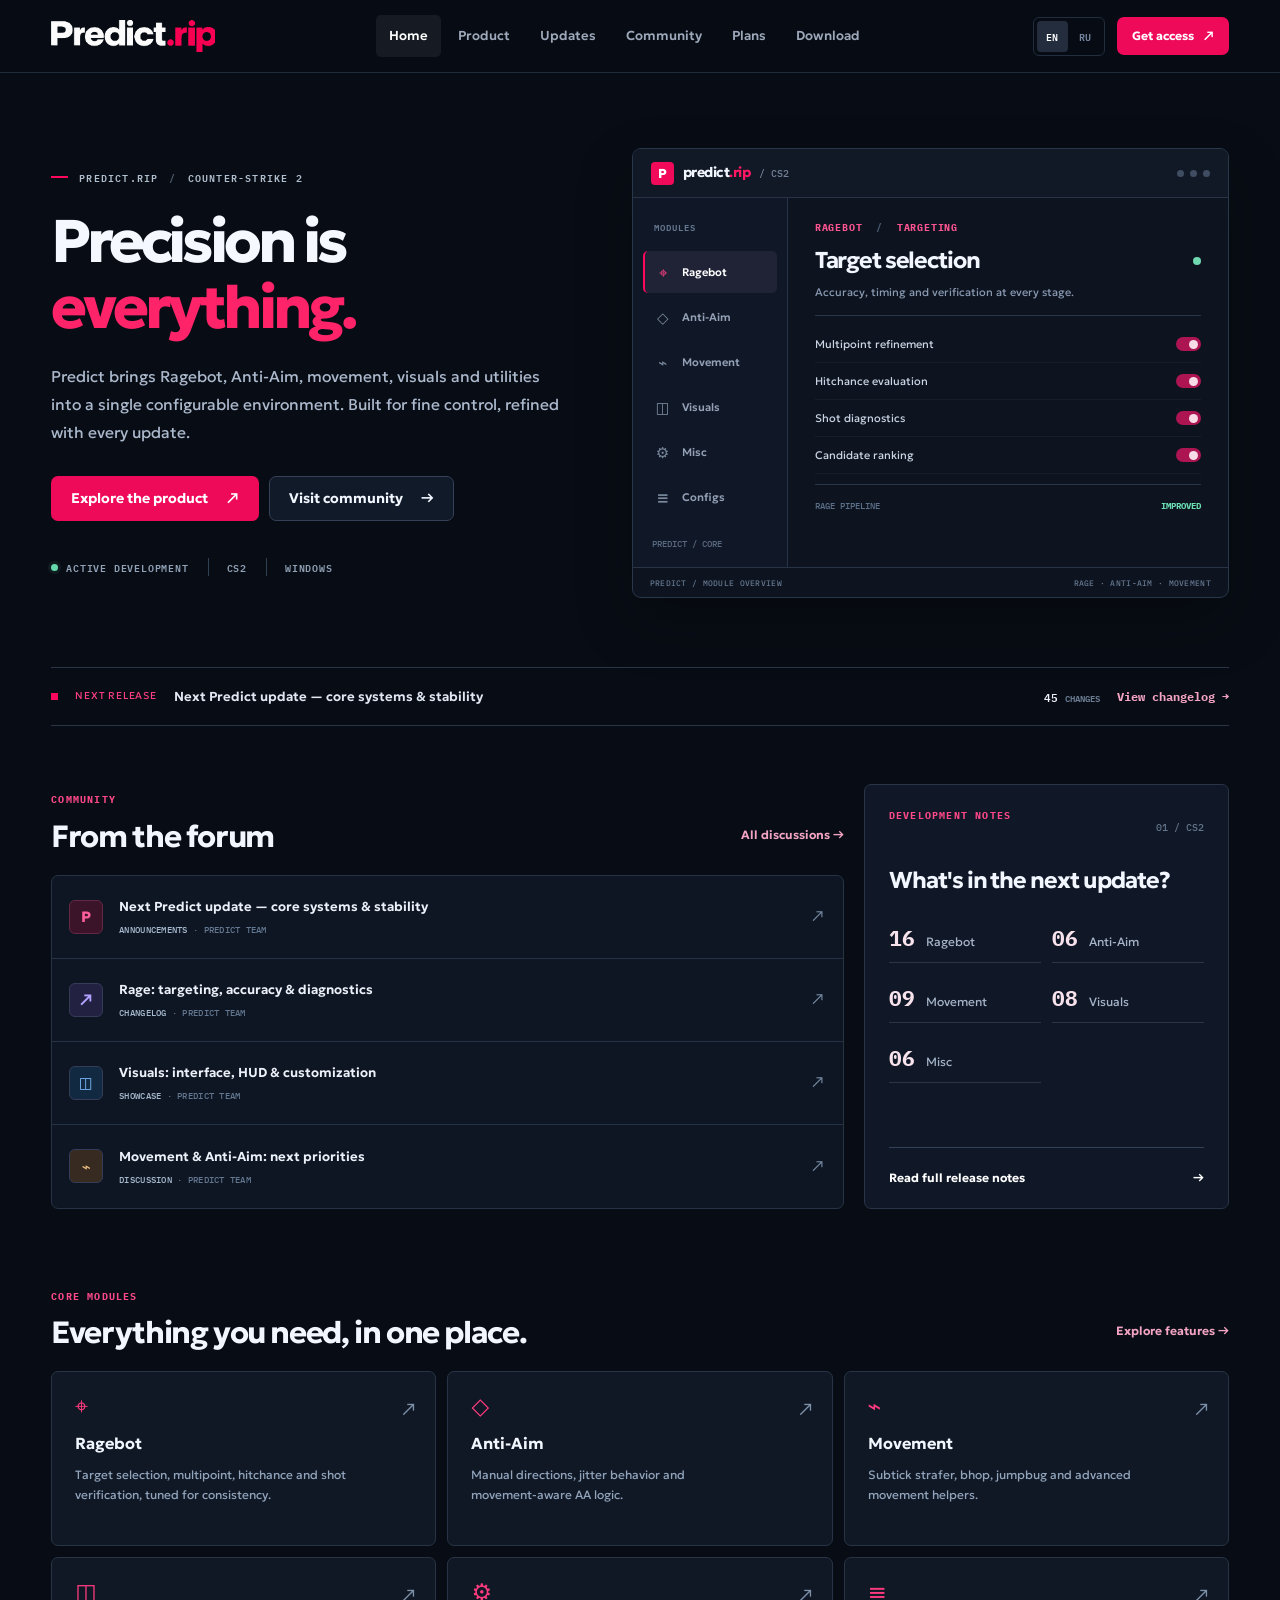
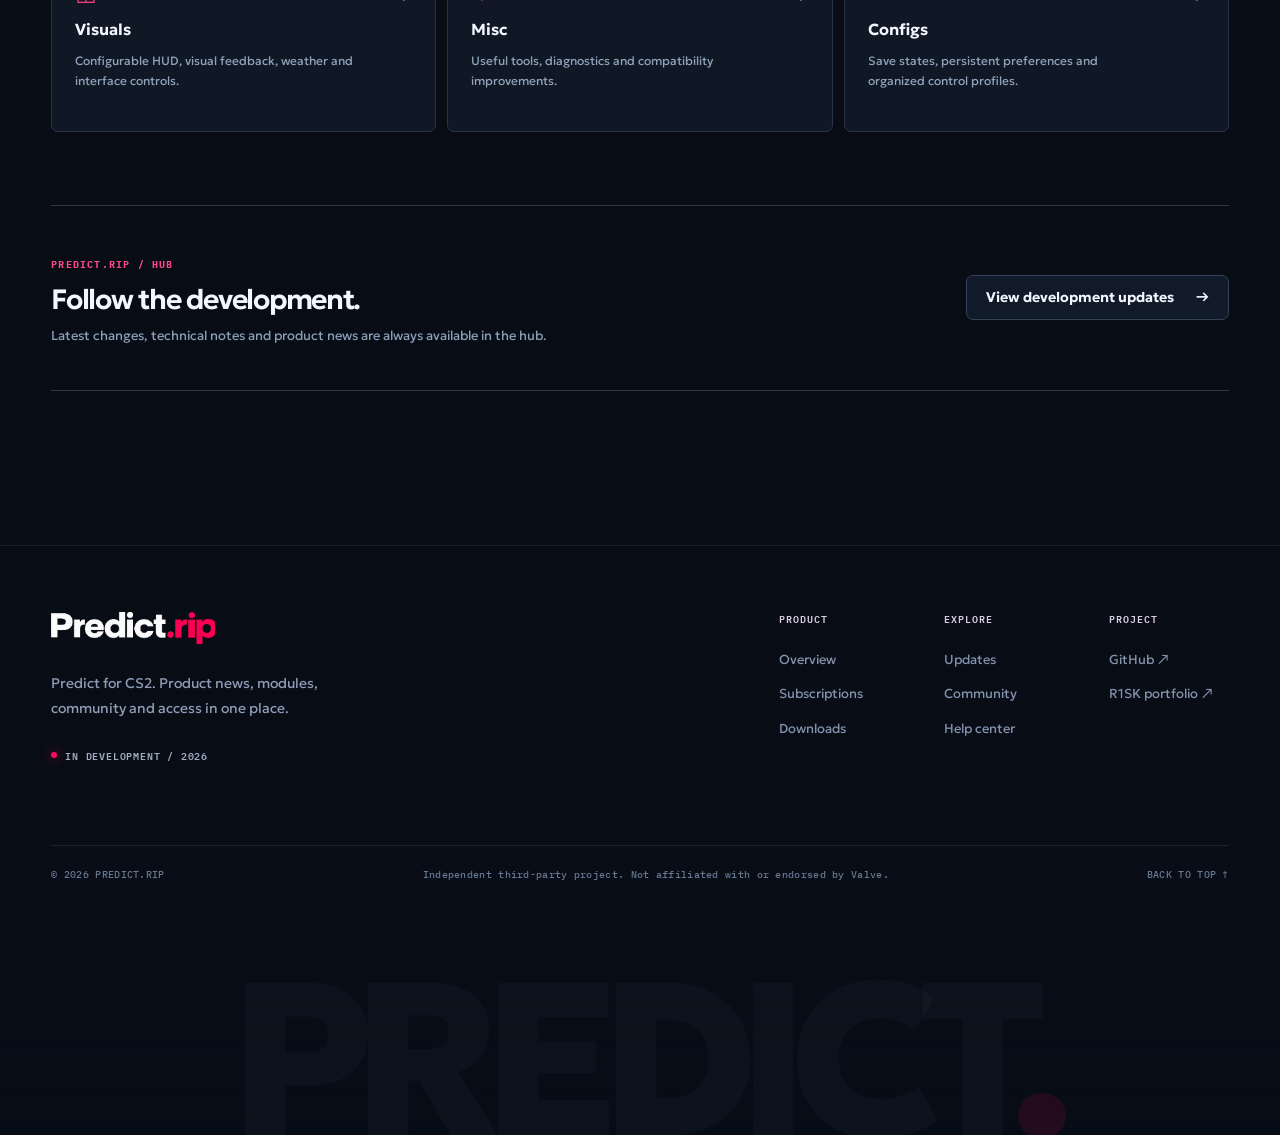
<file: index.html>
<!doctype html>
<html lang="en">
<head>
  <meta charset="UTF-8">
  <meta name="viewport" content="width=device-width, initial-scale=1, viewport-fit=cover">
  <meta name="theme-color" content="#080c13">
  <meta name="color-scheme" content="dark">
  <meta name="description" content="Predict.rip — the home of the Predict CS2 project. Explore the product, development updates, community and future access.">
  <meta property="og:type" content="website">
  <meta property="og:title" content="Predict.rip — Control the unpredictable">
  <meta property="og:description" content="One place for the Predict product, updates, community and future access.">
    <meta name="robots" content="index, follow">
  <link rel="icon" href="./favicon.svg" type="image/svg+xml">
  <link rel="preconnect" href="https://fonts.googleapis.com">
  <link rel="preconnect" href="https://fonts.gstatic.com" crossorigin>
  <link href="https://fonts.googleapis.com/css2?family=Geologica:wght@300;400;500;600;700;800&family=IBM+Plex+Mono:wght@400;500;600&family=Unbounded:wght@500;600;700;800&display=swap" rel="stylesheet">
  <link rel="stylesheet" href="./styles.css?v=3">
  <title>Predict.rip — Control the unpredictable</title>
  <script src="./app.js?v=3" defer></script>
</head>
<body>
  <a class="skip-link" href="#main" data-focus-main data-i18n="skip">Skip to content</a>
  <div class="site-background" aria-hidden="true"><div class="background-grid"></div><div class="background-orb orb-one"></div><div class="background-orb orb-two"></div></div>
  <header class="site-header" id="top">
    <div class="shell header-inner">
      <a class="brand" href="#/" aria-label="Predict.rip, home">
<span class="brand-image-viewport"><img src="./predict-logo.png" alt="" aria-hidden="true" decoding="async"></span>
      </a>
      <nav class="desktop-nav" aria-label="Main navigation">
        <a href="#/" data-nav="/" data-i18n="navHome">Home</a>
        <a href="#/product" data-nav="/product" data-i18n="navProduct">Product</a>
        <a href="#/updates" data-nav="/updates" data-i18n="navUpdates">Updates</a>
        <a href="#/community" data-nav="/community" data-i18n="navCommunity">Community</a>
        <a href="#/pricing" data-nav="/pricing" data-i18n="navPricing">Plans</a>
        <a href="#/download" data-nav="/download" data-i18n="navDownload">Download</a>
      </nav>
      <div class="header-actions">
        <div class="language-toggle" role="group" aria-label="Language">
          <button type="button" data-lang="en" aria-pressed="true">EN</button>
          <button type="button" data-lang="ru" aria-pressed="false">RU</button>
        </div>
        <a href="#/download" class="header-action"><span data-i18n="accessHub">Get access</span><span aria-hidden="true">↗</span></a>
        <button class="mobile-menu-toggle" type="button" aria-label="Open menu" aria-controls="mobile-menu" aria-expanded="false"><span></span><span></span><span></span></button>
      </div>
    </div>
    <nav class="mobile-nav" id="mobile-menu" aria-label="Mobile navigation" hidden>
      <a href="#/" data-nav="/" data-i18n="navHomeMobile">Home</a>
      <a href="#/product" data-nav="/product" data-i18n="navProductMobile">Product</a>
      <a href="#/updates" data-nav="/updates" data-i18n="navUpdatesMobile">Updates</a>
      <a href="#/community" data-nav="/community" data-i18n="navCommunityMobile">Community</a>
      <a href="#/pricing" data-nav="/pricing" data-i18n="navPricingMobile">Plans</a>
      <a href="#/download" data-nav="/download" data-i18n="navDownloadMobile">Download</a>
      <a href="#/support" data-nav="/support" data-i18n="navSupportMobile">Help center</a>
    </nav>
  </header>

  <main id="main" tabindex="-1">
    <!-- HOME — Product and community first -->
    <div class="page page-home" data-page="/" id="page-home">
      <section class="shell new-hero">
        <div class="new-hero-copy">
          <div class="eyebrow"><span class="eyebrow-dash"></span> PREDICT.RIP <span class="muted-slash">/</span> COUNTER-STRIKE 2</div>
          <h1 data-i18n="v2HeroTitle">Precision is<br><em>everything.</em></h1>
          <p data-i18n="v2HeroBody">Predict brings Ragebot, Anti-Aim, movement, visuals and utilities into a single configurable environment. Built for fine control, refined with every update.</p>
          <div class="new-hero-actions">
            <a class="button button-primary" href="#/product"><span data-i18n="exploreProduct">Explore the product</span><span aria-hidden="true">↗</span></a>
            <a class="button button-secondary" href="#/community"><span data-i18n="visitCommunity">Visit community</span><span aria-hidden="true">→</span></a>
          </div>
          <div class="new-hero-meta"><span><i class="live-dot"></i> <span data-i18n="v2ActiveDevelopment">ACTIVE DEVELOPMENT</span></span><span>CS2</span><span>WINDOWS</span></div>
        </div>
        <div class="software-panel" aria-label="Predict module overview">
          <div class="software-topbar"><div class="software-identity"><span class="software-mark">P</span><strong>predict<span>.rip</span></strong><small> / CS2</small></div><div class="software-toolbar"><i></i><i></i><i></i></div></div>
          <div class="software-inner">
            <div class="software-sidebar">
              <div class="software-side-title">MODULES</div>
              <div class="software-nav is-active"><span>⌖</span> Ragebot</div>
              <div class="software-nav"><span>◇</span> Anti-Aim</div>
              <div class="software-nav"><span>⌁</span> Movement</div>
              <div class="software-nav"><span>◫</span> Visuals</div>
              <div class="software-nav"><span>⚙</span> Misc</div>
              <div class="software-nav"><span>≡</span> Configs</div>
              <div class="software-side-foot">PREDICT / CORE</div>
            </div>
            <div class="software-main">
              <div class="software-breadcrumb">RAGEBOT <span>/</span> TARGETING</div>
              <div class="software-title"><h2>Target selection</h2><span class="software-title-pip"></span></div>
              <p class="software-subtitle" data-i18n="v2PanelSubtitle">Accuracy, timing and verification at every stage.</p>
              <div class="software-rule"></div>
              <div class="software-setting"><span>Multipoint refinement</span><div class="software-switch on"><i></i></div></div>
              <div class="software-setting"><span>Hitchance evaluation</span><div class="software-switch on"><i></i></div></div>
              <div class="software-setting"><span>Shot diagnostics</span><div class="software-switch on"><i></i></div></div>
              <div class="software-setting"><span>Candidate ranking</span><div class="software-switch on"><i></i></div></div>
              <div class="software-rule"></div>
              <div class="software-setting-summary"><span>RAGE PIPELINE</span><b>IMPROVED</b></div>
            </div>
          </div>
          <div class="software-bottom"><span>PREDICT / MODULE OVERVIEW</span><span>RAGE · ANTI-AIM · MOVEMENT</span></div>
        </div>
      </section>

      <section class="shell update-strip" aria-label="Current release notes">
        <div class="update-strip-info"><span class="red-dot"></span><span class="mono" data-i18n="v2UpdateLabel">NEXT RELEASE</span><strong data-i18n="topicWelcome">Next Predict update — core systems &amp; stability</strong></div>
        <div class="update-strip-actions"><span>45 <small data-i18n="v2Changes">CHANGES</small></span><a href="#/updates" data-i18n="v2ViewNotes">View changelog →</a></div>
      </section>

      <section class="shell home-hub" aria-label="Product news and discussions">
        <div class="home-hub-main">
          <div class="dashboard-heading"><div><span class="section-kicker" data-i18n="communityLabel">COMMUNITY</span><h2 data-i18n="v2ForumHeading">From the forum</h2></div><a class="text-link" href="#/community" data-i18n="v2AllTopics">All discussions →</a></div>
          <div class="home-thread-list">
            <a class="home-thread" href="#/community/topic/welcome"><span class="home-thread-icon is-pink">P</span><span><strong data-i18n="topicWelcome">Next Predict update — core systems &amp; stability</strong><small><em data-i18n="categoryAnnouncementsTag">ANNOUNCEMENTS</em> · PREDICT TEAM</small></span><span class="thread-chevron">↗</span></a>
            <a class="home-thread" href="#/community/topic/release-notes"><span class="home-thread-icon is-violet">↗</span><span><strong data-i18n="topicChangelog">Rage: targeting, accuracy &amp; diagnostics</strong><small><em data-i18n="categoryChangelogTag">CHANGELOG</em> · PREDICT TEAM</small></span><span class="thread-chevron">↗</span></a>
            <a class="home-thread" href="#/community/topic/share-your-setup"><span class="home-thread-icon is-blue">◫</span><span><strong data-i18n="topicShowcase">Visuals: interface, HUD &amp; customization</strong><small><em data-i18n="categoryShowcaseTag">SHOWCASE</em> · PREDICT TEAM</small></span><span class="thread-chevron">↗</span></a>
            <a class="home-thread" href="#/community/topic/feature-ideas"><span class="home-thread-icon is-amber">⌁</span><span><strong data-i18n="topicIdeas">Movement &amp; Anti-Aim: next priorities</strong><small><em data-i18n="categorySuggestionsTag">DISCUSSION</em> · PREDICT TEAM</small></span><span class="thread-chevron">↗</span></a>
          </div>
        </div>
        <aside class="home-hub-side">
          <div class="hub-side-top"><span class="section-kicker" data-i18n="v2DevNotes">DEVELOPMENT NOTES</span><span class="hub-version">01 / CS2</span></div>
          <h3 data-i18n="v2NextRelease">What's in the next update?</h3>
          <div class="update-breakdown"><div><b>16</b><span>Ragebot</span></div><div><b>06</b><span>Anti-Aim</span></div><div><b>09</b><span>Movement</span></div><div><b>08</b><span>Visuals</span></div><div><b>06</b><span>Misc</span></div></div>
          <a href="#/updates" class="hub-side-link"><span data-i18n="v2ReadDetails">Read full release notes</span><span>→</span></a>
        </aside>
      </section>

      <section class="shell home-systems" aria-label="Product modules">
        <div class="dashboard-heading"><div><span class="section-kicker" data-i18n="moduleEyebrow">CORE MODULES</span><h2 data-i18n="v2SystemsHeading">Everything you need, in one place.</h2></div><a href="#/product" class="text-link" data-i18n="v2ExploreModules">Explore features →</a></div>
        <div class="system-grid">
          <a href="#/product" class="system-item"><span class="sys-symbol">⌖</span><strong>Ragebot</strong><p data-i18n="moduleRage">Target selection, multipoint, hitchance and shot verification, tuned for consistency.</p><span class="sys-more">↗</span></a>
          <a href="#/product" class="system-item"><span class="sys-symbol">◇</span><strong>Anti-Aim</strong><p data-i18n="moduleAntiAim">Manual directions, jitter behavior and movement-aware AA logic.</p><span class="sys-more">↗</span></a>
          <a href="#/product" class="system-item"><span class="sys-symbol">⌁</span><strong>Movement</strong><p data-i18n="moduleMovement">Subtick strafer, bhop, jumpbug and advanced movement helpers.</p><span class="sys-more">↗</span></a>
          <a href="#/product" class="system-item"><span class="sys-symbol">◫</span><strong>Visuals</strong><p data-i18n="moduleVisuals">Configurable HUD, visual feedback, weather and interface controls.</p><span class="sys-more">↗</span></a>
          <a href="#/product" class="system-item"><span class="sys-symbol">⚙</span><strong>Misc</strong><p data-i18n="moduleMisc">Useful tools, diagnostics and compatibility improvements.</p><span class="sys-more">↗</span></a>
          <a href="#/product" class="system-item"><span class="sys-symbol">≡</span><strong>Configs</strong><p data-i18n="moduleConfigs">Save states, persistent preferences and organized control profiles.</p><span class="sys-more">↗</span></a>
        </div>
      </section>
      <section class="shell community-cta"><div><span class="section-kicker">PREDICT.RIP / HUB</span><h2 data-i18n="v2CtaTitle">Follow the development.</h2><p data-i18n="v2CtaBody">Latest changes, technical notes and product news are always available in the hub.</p></div><a class="button button-secondary" href="#/updates"><span data-i18n="viewRoadmap">View development updates</span><span>→</span></a></section>
    </div>

    <!-- PRODUCT / FEATURE DIRECTORY -->
    <div class="page" data-page="/product" id="page-product" hidden>
      <section class="shell feature-intro">
        <div class="breadcrumb"><a href="#/" data-i18n="breadcrumbHome">HOME</a><span>/</span><span data-i18n="breadcrumbProduct">PRODUCT</span></div>
        <div class="feature-intro-row">
          <div><span class="section-kicker">PREDICT.RIP / CS2</span><h1 data-i18n="v2ProductTitle">Built for <em>precision.</em></h1><p data-i18n="v2ProductIntro">Six systems, one integrated environment. Explore the features behind Predict and the work going into the next release.</p></div>
          <a href="#/updates" class="button button-secondary"><span data-i18n="v2ProductUpdates">Latest development notes</span><span>↗</span></a>
        </div>
        <nav class="feature-nav" aria-label="Feature modules">
          <a href="#/product" data-scroll="module-rage">Ragebot <span>01</span></a>
          <a href="#/product" data-scroll="module-aa">Anti-Aim <span>02</span></a>
          <a href="#/product" data-scroll="module-move">Movement <span>03</span></a>
          <a href="#/product" data-scroll="module-visual">Visuals <span>04</span></a>
          <a href="#/product" data-scroll="module-misc">Misc <span>05</span></a>
          <a href="#/product" data-scroll="module-config">Configs <span>06</span></a>
        </nav>
      </section>
      <section class="shell feature-directory" aria-label="Predict functionality">
        <article class="feature-block" id="module-rage">
          <div class="feature-lead"><span class="feature-index">01 / CORE</span><span class="feature-symbol">⌖</span><h2>Ragebot</h2><p data-i18n="v2RageDesc">Target selection, multipoint generation and shot verification brought into a consistent, performance-focused pipeline.</p><a href="#/updates" data-scroll="release-changelog" data-i18n="v2ModuleChangelog">See changes ↗</a></div>
          <div class="feature-details"><div><span>01</span><strong data-i18n="v2Rage1">Target ranking &amp; multipoint</strong><p data-i18n="v2Rage1Desc">Refined candidate selection and point generation.</p></div><div><span>02</span><strong>Hitchance &amp; damage trace</strong><p data-i18n="v2Rage2Desc">Safer decisions through improved evaluation.</p></div><div><span>03</span><strong data-i18n="v2Rage3">Shot verification</strong><p data-i18n="v2Rage3Desc">Fire-time diagnostics, hit checks and miss analysis.</p></div><div><span>04</span><strong data-i18n="v2Rage4">Movement preparation</strong><p data-i18n="v2Rage4Desc">Autostop, duck peek and scoped extrapolation.</p></div></div>
        </article>
        <article class="feature-block" id="module-aa">
          <div class="feature-lead"><span class="feature-index">02 / CORE</span><span class="feature-symbol">◇</span><h2>Anti-Aim</h2><p data-i18n="v2AADesc">Movement-aware Anti-Aim behavior with stable direction control, command composition and subtick groundwork.</p><a href="#/updates" data-scroll="release-changelog" data-i18n="v2ModuleChangelog">See changes ↗</a></div>
          <div class="feature-details"><div><span>01</span><strong data-i18n="v2AA1">Manual direction control</strong><p data-i18n="v2AA1Desc">Predictable overrides and direction handling.</p></div><div><span>02</span><strong data-i18n="v2AA2">Jitter stability</strong><p data-i18n="v2AA2Desc">More consistent behavior through movement states.</p></div><div><span>03</span><strong>Subtick compatibility</strong><p data-i18n="v2AA3Desc">Improved command integration and ownership.</p></div><div><span>04</span><strong data-i18n="v2AA4">Shot-angle publishing</strong><p data-i18n="v2AA4Desc">Smoother transitions through attack events.</p></div></div>
        </article>
        <article class="feature-block" id="module-move">
          <div class="feature-lead"><span class="feature-index">03 / CORE</span><span class="feature-symbol">⌁</span><h2>Movement</h2><p data-i18n="v2MoveDesc">A suite of movement helpers tuned for timing precision, responsive subtick behavior and clear visual diagnostics.</p><a href="#/updates" data-scroll="release-changelog" data-i18n="v2ModuleChangelog">See changes ↗</a></div>
          <div class="feature-details"><div><span>01</span><strong>Subtick strafer</strong><p data-i18n="v2Move1Desc">Improved publication and strafe timing.</p></div><div><span>02</span><strong>Bhop &amp; jumpbug</strong><p data-i18n="v2Move2Desc">Better landing handoff and edge reliability.</p></div><div><span>03</span><strong>Texturebug &amp; pixel surf</strong><p data-i18n="v2Move3Desc">Fine-grained helper refinements.</p></div><div><span>04</span><strong>Movement HUD</strong><p data-i18n="v2Move4Desc">Keys, velocity graphs and feedback.</p></div></div>
        </article>
        <article class="feature-block" id="module-visual">
          <div class="feature-lead"><span class="feature-index">04 / PRESENTATION</span><span class="feature-symbol">◫</span><h2>Visuals</h2><p data-i18n="v2VisualDesc">Customizable HUD and menu experience, improved navigation, reliable presets and responsive visual feedback.</p><a href="#/updates" data-scroll="release-changelog" data-i18n="v2ModuleChangelog">See changes ↗</a></div>
          <div class="feature-details"><div><span>01</span><strong data-i18n="v2Visual1">Menu &amp; navigation</strong><p data-i18n="v2Visual1Desc">Search, controls, styling and fluid transitions.</p></div><div><span>02</span><strong>HUD &amp; miss feed</strong><p data-i18n="v2Visual2Desc">Clearer feedback and refined presentation.</p></div><div><span>03</span><strong data-i18n="v2Visual3">State persistence</strong><p data-i18n="v2Visual3Desc">Consistent saves and preview behavior.</p></div><div><span>04</span><strong data-i18n="v2Visual4">World effects</strong><p data-i18n="v2Visual4Desc">Weather and fog groundwork.</p></div></div>
        </article>
        <article class="feature-block" id="module-misc">
          <div class="feature-lead"><span class="feature-index">05 / UTILITIES</span><span class="feature-symbol">⚙</span><h2>Misc</h2><p data-i18n="v2MiscDesc">Practical tools and infrastructure improvements for diagnostics, compatibility and reliable startup.</p><a href="#/updates" data-scroll="release-changelog" data-i18n="v2ModuleChangelog">See changes ↗</a></div>
          <div class="feature-details"><div><span>01</span><strong data-i18n="v2Misc1">Console &amp; chat logging</strong><p data-i18n="v2Misc1Desc">More consistent event reporting.</p></div><div><span>02</span><strong data-i18n="v2Misc2">Runtime diagnostics</strong><p data-i18n="v2Misc2Desc">Detailed troubleshooting and rollback reports.</p></div><div><span>03</span><strong data-i18n="v2Misc3">Build compatibility</strong><p data-i18n="v2Misc3Desc">Updated offsets and streamlined paths.</p></div><div><span>04</span><strong data-i18n="v2Misc4">Startup reliability</strong><p data-i18n="v2Misc4Desc">Fewer command and initialization edge cases.</p></div></div>
        </article>
        <article class="feature-block" id="module-config">
          <div class="feature-lead"><span class="feature-index">06 / PROFILES</span><span class="feature-symbol">≡</span><h2>Configs</h2><p data-i18n="v2ConfigDesc">Persistent preferences and organized presets, with compatibility improvements across interface and runtime changes.</p><a href="#/community" data-i18n="v2VisitForum">Visit forum ↗</a></div>
          <div class="feature-details"><div><span>01</span><strong data-i18n="v2Config1">Profiles</strong><p data-i18n="v2Config1Desc">A consistent home for personal setups.</p></div><div><span>02</span><strong data-i18n="v2Config2">Saved state</strong><p data-i18n="v2Config2Desc">Retain options and interface preferences.</p></div><div><span>03</span><strong data-i18n="v2Config3">Compatibility</strong><p data-i18n="v2Config3Desc">Support for older configurations.</p></div><div><span>04</span><strong data-i18n="v2Config4">Control organization</strong><p data-i18n="v2Config4Desc">Quickly find and manage related settings.</p></div></div>
        </article>
      </section>
      <section class="shell feature-end"><div><span class="section-kicker" data-i18n="v2UpdateLabel">NEXT RELEASE</span><h2 data-i18n="v2FeatureEnd">45 improvements. One focused release.</h2><p data-i18n="v2FeatureEndDesc">Dive into the full changelog, including planned integration and testing work.</p></div><a class="button button-primary" href="#/updates"><span data-i18n="v2ViewNotes">View changelog →</span></a></section>
    </div>

    <!-- UPDATES -->
    <div class="page" data-page="/updates" id="page-updates" hidden>
      <section class="shell page-intro">
        <div class="breadcrumb"><a href="#/" data-i18n="breadcrumbHomeUpdates">HOME</a><span>/</span><span data-i18n="breadcrumbUpdates">UPDATES</span></div>
        <div class="page-heading-wide"><div><span class="section-kicker" data-i18n="updatesEyebrow">02 / DEVELOPMENT LOG</span><h1 data-i18n="updatesTitle">What's<br><em>next.</em></h1></div><p data-i18n="updatesIntro">A transparent look at the next Predict build: improvements across core systems, stability work and the roadmap ahead.</p></div>
      </section>
      <section class="shell section-gap updates-layout">
        <article class="release-feature">
          <div class="release-feature-copy"><span class="release-kicker"><i></i><span data-i18n="upcomingRelease">UPCOMING UPDATE</span><span class="release-divider">/</span> CS2</span><h2 data-i18n="releaseFeatureTitle">Core systems.<br>Rebuilt for consistency.</h2><p data-i18n="releaseFeatureBody">The next major build brings deeper work on Rage, Anti-Aim, movement, visuals and utilities, with a focus on responsiveness, stability and cleaner behavior.</p><a href="#/updates" data-scroll="release-changelog" class="button button-secondary"><span data-i18n="readChangelog">Read the changelog</span><span aria-hidden="true">↓</span></a></div>
          <div class="release-feature-stats"><div class="release-stat-big"><strong>45<span>.</span></strong><span data-i18n="releaseChanges">CHANGE ENTRIES</span></div><div class="release-mini-stats"><div><b>05</b><span data-i18n="releaseSystems">CORE AREAS</span></div><div><b>01</b><span data-i18n="releaseRoadmap">ROADMAP</span></div></div><span class="release-stat-bottom">PREDICT / CHANGELOG</span></div>
        </article>
        <div class="change-intro" id="release-changelog"><div><span class="section-kicker" data-i18n="detailedChangelog">DETAILED CHANGELOG</span><h2 data-i18n="changelogHeading">What's improved.</h2></div><p data-i18n="changelogHint">Explore each area to see the fixes, refinements and new groundwork included in the upcoming update.</p></div>
        <div class="change-groups">
          <details class="change-group" open><summary><div><span class="change-num">01 /</span><span class="change-glyph">↗</span><span class="change-group-heading"><strong>Rage</strong><small data-i18n="rageSubtitle">Targeting · Accuracy · Stability</small></span></div><span class="change-right"><span>16 CHANGES</span><span class="change-plus">+</span></span></summary><ul>
            <li>Improved target selection and candidate ranking.</li>
            <li>Improved multipoint generation and point refinement.</li>
            <li>Improved hitchance evaluation and safer force-shot logic.</li>
            <li>Improved damage / trace pipeline consistency.</li>
            <li>Added body fallback after failed final verification.</li>
            <li>Added command-time settings snapshot for HC / MD / force shot.</li>
            <li>Improved recoil compensation at selected fire time.</li>
            <li>Improved extrapolation and scoped preparation.</li>
            <li>Improved autostop and in-air autostop behavior.</li>
            <li>Improved duck peek preparation and bounded rise logic.</li>
            <li>Improved shot verification diagnostics.</li>
            <li>Fixed several fire-time desync edge cases.</li>
            <li>Fixed candidate replacement inconsistencies.</li>
            <li>Fixed false miss-cause labeling in several scenarios.</li>
            <li>Optimized scan order and reduced duplicate point work.</li>
            <li>Improved Ragebot performance and stability.</li>
          </ul></details>
          <details class="change-group"><summary><div><span class="change-num">02 /</span><span class="change-glyph">◇</span><span class="change-group-heading"><strong>Anti-Aim</strong><small data-i18n="antiAimSubtitle">Movement ownership · Direction · Jitter</small></span></div><span class="change-right"><span>06 CHANGES</span><span class="change-plus">+</span></span></summary><ul>
            <li>Improved AA movement ownership and command composition.</li>
            <li>Improved AA + subtick compatibility groundwork.</li>
            <li>Improved manual direction handling and jitter stability.</li>
            <li>Fixed several movement correction inconsistencies.</li>
            <li>Fixed scope / attack related AA interruptions.</li>
            <li>Improved shot-angle publishing consistency.</li>
          </ul></details>
          <details class="change-group"><summary><div><span class="change-num">03 /</span><span class="change-glyph">⌁</span><span class="change-group-heading"><strong>Movement</strong><small data-i18n="movementSubtitle">Subtick · Strafer · Movement helpers</small></span></div><span class="change-right"><span>09 CHANGES</span><span class="change-plus">+</span></span></summary><ul>
            <li>Improved subtick strafer behavior and diagnostics.</li>
            <li>Improved quantized movement publication.</li>
            <li>Improved bhop timing and landing handoff.</li>
            <li>Improved jumpbug edge publication reliability.</li>
            <li>Added texturebug and pixel surf helper improvements.</li>
            <li>Improved movement HUD, keys and velocity graph.</li>
            <li>Improved native turn planning for movement helpers.</li>
            <li>Fixed several wall-assist and silent-camera edge cases.</li>
            <li>Fixed multiple movement ownership conflicts.</li>
          </ul></details>
          <details class="change-group"><summary><div><span class="change-num">04 /</span><span class="change-glyph">◈</span><span class="change-group-heading"><strong>Visuals</strong><small data-i18n="visualsSubtitle">Menu · HUD · Feedback</small></span></div><span class="change-right"><span>08 CHANGES</span><span class="change-plus">+</span></span></summary><ul>
            <li>Improved menu surface styling and motion.</li>
            <li>Improved UI navigation, search and preview handling.</li>
            <li>Improved state persistence and config save behavior.</li>
            <li>Improved popup transitions and control feedback.</li>
            <li>Improved HUD message styling and miss feed presentation.</li>
            <li>Improved weather / fog / resource handling groundwork.</li>
            <li>Fixed preview publication and display edge cases.</li>
            <li>Fixed multiple visual state persistence issues.</li>
          </ul></details>
          <details class="change-group"><summary><div><span class="change-num">05 /</span><span class="change-glyph">⌘</span><span class="change-group-heading"><strong>Misc</strong><small data-i18n="miscSubtitle">Diagnostics · Compatibility · Cleanup</small></span></div><span class="change-right"><span>06 CHANGES</span><span class="change-plus">+</span></span></summary><ul>
            <li>Improved console + chat logging consistency.</li>
            <li>Improved config compatibility while keeping new labels.</li>
            <li>Improved runtime diagnostics and rollback reporting.</li>
            <li>Updated offsets and current build compatibility.</li>
            <li>Cleaned several legacy paths and stability issues.</li>
            <li>Fixed a number of startup and command edge cases.</li>
          </ul></details>
        </div>
        <div class="roadmap-panel"><div class="roadmap-top"><div><span class="section-kicker" data-i18n="roadmapEyebrow">LOOKING AHEAD</span><h2 data-i18n="roadmapTitle">Next on the roadmap.</h2></div><span class="roadmap-badge" data-i18n="roadmapOngoing">ONGOING</span></div><div class="roadmap-columns"><ul><li>Complete integration of the updated Rage pipeline.</li><li>Continue porting the most important recovered mechanics.</li><li>Finish hooking all major systems into the current build.</li><li>Extend testing on real game scenarios.</li></ul><ul><li>Optimize performance and remove remaining rough edges.</li><li>Continue movement / AA / strafe polishing.</li><li>Continue visuals and misc cleanup.</li></ul></div></div>
      </section>
    </div>

    <!-- COMMUNITY / FORUM -->
    <div class="page" data-page="/community" id="page-community" hidden>
      <section class="shell forum-v2-intro">
        <div class="breadcrumb"><a href="#/" data-i18n="breadcrumbHomeCommunity">HOME</a><span>/</span><span data-i18n="breadcrumbCommunity">COMMUNITY</span></div>
        <div class="forum-v2-heading"><div><span class="section-kicker">PREDICT.RIP / COMMUNITY</span><h1 data-i18n="v2CommunityTitle">Community forum</h1><p data-i18n="v2CommunityDesc">Product news, technical discussions, release notes and support.</p></div><a href="#/updates" class="forum-heading-action" data-i18n="v2ViewNotes">View changelog →</a></div>
      </section>
      <section class="shell forum-v2-shell">
        <aside class="forum-sidebar" aria-label="Forum categories">
          <div class="sidebar-title"><span data-i18n="browseCategories">CATEGORIES</span></div>
          <div class="forum-category-list" role="group" aria-label="Filter categories">
            <button type="button" class="forum-category is-selected" data-filter="all" aria-pressed="true"><span class="category-icon">▦</span><span data-i18n="allDiscussions">All discussions</span><small>05</small></button>
            <button type="button" class="forum-category" data-filter="announcements" aria-pressed="false"><span class="category-icon pink-text">●</span><span data-i18n="categoryAnnouncements">Announcements</span><small>01</small></button>
            <button type="button" class="forum-category" data-filter="changelog" aria-pressed="false"><span class="category-icon blue-text">●</span><span data-i18n="categoryChangelog">Changelog</span><small>01</small></button>
            <button type="button" class="forum-category" data-filter="support" aria-pressed="false"><span class="category-icon green-text">●</span><span data-i18n="categorySupport">Support</span><small>01</small></button>
            <button type="button" class="forum-category" data-filter="showcase" aria-pressed="false"><span class="category-icon violet-text">●</span><span data-i18n="categoryShowcase">Showcase</span><small>01</small></button>
            <button type="button" class="forum-category" data-filter="suggestions" aria-pressed="false"><span class="category-icon amber-text">●</span><span data-i18n="categorySuggestions">Suggestions</span><small>01</small></button>
          </div>
          <div class="forum-v2-aside-links"><span class="sidebar-title" data-i18n="v2Resources">RESOURCES</span><a href="#/updates"><span>↗</span><span data-i18n="navUpdates">Updates</span></a><a href="#/support"><span>?</span><span data-i18n="readGuidelines">Help center</span></a><a href="#/download"><span>↓</span><span data-i18n="navDownload">Download</span></a></div>
        </aside>
        <div class="forum-main">
          <div class="forum-v2-toolbar">
            <div class="forum-v2-tabs"><span class="is-active" data-i18n="v2Latest">Latest</span><span class="forum-tab-sep"></span><span data-i18n="v2ForumTopics">Topics</span><small>5</small></div>
            <label class="forum-search"><span class="search-icon" aria-hidden="true"></span><span class="sr-only" data-i18n="searchLabel">Search discussions</span><input type="search" id="forum-search-input" autocomplete="off" placeholder="Search discussions..." data-i18n-placeholder="searchPlaceholder"></label>
          </div>
          <div class="forum-table-head"><span data-i18n="topicColumn">TOPIC / CATEGORY</span><span data-i18n="v2AuthorKey">AUTHOR</span><span data-i18n="statusColumn">TYPE</span></div>
          <div id="forum-topics" class="forum-topics">
            <a class="forum-topic" href="#/community/topic/welcome" data-category="announcements" data-search="predict update core systems stability improvements 45 changes rage antiaim movement visuals misc апдейт новости улучшения">
              <span class="topic-badge topic-purple">P</span><span class="topic-content"><strong data-i18n="topicWelcome">Next Predict update — core systems &amp; stability</strong><span class="topic-description" data-i18n="topicWelcomeDesc">A major round of improvements across five development areas.</span><span class="topic-tag" data-i18n="categoryAnnouncementsTag">ANNOUNCEMENTS</span></span><span class="topic-byline">Predict <small>STAFF</small></span><span class="topic-state" data-i18n="demoTopic1">PINNED</span>
            </a>
            <a class="forum-topic" href="#/community/topic/release-notes" data-category="changelog" data-search="ragebot targeting multipoint hitchance recoil scan performance changes changelog прицел наведение рейдж">
              <span class="topic-badge topic-blue">P</span><span class="topic-content"><strong data-i18n="topicChangelog">Rage: targeting, accuracy &amp; diagnostics</strong><span class="topic-description" data-i18n="topicChangelogDesc">Target selection, hitchance, shot verification and performance.</span><span class="topic-tag" data-i18n="categoryChangelogTag">CHANGELOG</span></span><span class="topic-byline">Predict <small>STAFF</small></span><span class="topic-state" data-i18n="demoTopic2">DEVLOG</span>
            </a>
            <a class="forum-topic" href="#/community/topic/share-your-setup" data-category="showcase" data-search="visuals menu interface hud preview feedback config screen design визуалы интерфейс худ">
              <span class="topic-badge topic-pink">P</span><span class="topic-content"><strong data-i18n="topicShowcase">Visuals: interface, HUD &amp; customization</strong><span class="topic-description" data-i18n="topicShowcaseDesc">The direction of UI navigation, visual feedback and persistence.</span><span class="topic-tag" data-i18n="categoryShowcaseTag">SHOWCASE</span></span><span class="topic-byline">Predict <small>STAFF</small></span><span class="topic-state" data-i18n="demoTopic4">FEATURES</span>
            </a>
            <a class="forum-topic" href="#/community/topic/feature-ideas" data-category="suggestions" data-search="movement anti aim bhop jumpbug strafe roadmap suggestions aa следующий планы мувмент антиаим">
              <span class="topic-badge topic-amber">P</span><span class="topic-content"><strong data-i18n="topicIdeas">Movement &amp; Anti-Aim: next priorities</strong><span class="topic-description" data-i18n="topicIdeasDesc">Subtick movement, AA polish and the work still ahead.</span><span class="topic-tag" data-i18n="categorySuggestionsTag">DISCUSSION</span></span><span class="topic-byline">Predict <small>STAFF</small></span><span class="topic-state" data-i18n="demoTopic5">ROADMAP</span>
            </a>
            <a class="forum-topic" href="#/community/topic/getting-started" data-category="support" data-search="download loader release status installation supported platform help доступ загрузка релиз">
              <span class="topic-badge topic-green">P</span><span class="topic-content"><strong data-i18n="topicSupport">Release status &amp; download availability</strong><span class="topic-description" data-i18n="topicSupportDesc">Where product builds and access information will be posted.</span><span class="topic-tag" data-i18n="categorySupportTag">SUPPORT</span></span><span class="topic-byline">Predict <small>STAFF</small></span><span class="topic-state" data-i18n="demoTopic3">GUIDE</span>
            </a>
          </div>
          <div id="forum-empty" class="forum-empty" hidden><span>⌕</span><strong data-i18n="noTopics">No matching discussions.</strong><p data-i18n="tryDifferentSearch">Try another search or category.</p></div>
          <div class="forum-v2-footer"><span data-i18n="v2ForumFoot">Predict community · Official product discussions</span><a href="#/support" data-i18n="readGuidelines">Help center</a></div>
        </div>
      </section>
    </div>

    <!-- TOPIC DETAIL -->
    <div class="page" data-page="/topic" id="page-topic" hidden>
      <section class="shell topic-page"><div class="breadcrumb"><a href="#/" data-i18n="breadcrumbHomeTopic">HOME</a><span>/</span><a href="#/community" data-i18n="topicCommunity">COMMUNITY</a><span>/</span><span data-i18n="topicPreview">DISCUSSION</span></div>
        <div class="topic-detail-back"><a href="#/community">← <span data-i18n="backToDiscussions">Back to discussions</span></a><span class="preview-badge" data-i18n="topicDemo">PRODUCT UPDATE</span></div>
        <article class="topic-article"><div class="topic-article-top"><span id="topic-category" class="category-tag accent-violet">ANNOUNCEMENTS</span><span>FORUM / CS2</span></div><h1 id="topic-detail-title">Predict community</h1><p id="topic-detail-excerpt" class="topic-lead"></p><div class="topic-author"><div class="topic-avatar">P/</div><div><strong data-i18n="demoAuthor">Predict / Development</strong><span data-i18n="demoAuthorDesc">Product development team</span></div></div><div class="topic-article-body"><p id="topic-detail-body"></p><div class="topic-callout"><span>i</span><span data-i18n="topicDisclaimer">This discussion is available to read. Posting and replies will open with community accounts.</span></div></div></article>
        <div class="topic-locked"><div><strong data-i18n="repliesPending">Replies will be available soon.</strong><p data-i18n="repliesPendingDesc">Community posting will open with the member area.</p></div><span class="locked-symbol">⌁</span></div>
      </section>
    </div>

    <!-- PLANS -->
    <div class="page" data-page="/pricing" id="page-pricing" hidden>
      <section class="shell page-intro"><div class="breadcrumb"><a href="#/" data-i18n="breadcrumbHomePricing">HOME</a><span>/</span><span data-i18n="breadcrumbPricing">PLANS</span></div><div class="page-heading-wide"><div><span class="section-kicker" data-i18n="pricingEyebrow">04 / ACCESS</span><h1 data-i18n="pricingTitle">Access, your<br><em>way.</em></h1></div><p data-i18n="pricingIntro">Pick the subscription duration that suits you. Pricing will be announced when subscriptions open.</p></div></section>
      <section class="shell pricing-section section-gap">
        <div class="pricing-intro"><div><span class="section-kicker" data-i18n="chooseDuration">CHOOSE A DURATION</span><h2 data-i18n="pricingSubheading">Simple. Flexible. Clear.</h2></div><span class="preview-badge" data-i18n="pricingPreview">SUBSCRIPTION OPTIONS</span></div>
        <div class="plan-grid" role="group" aria-label="Subscription duration">
          <button class="plan-card is-selected" type="button" data-plan="month" aria-pressed="true"><span class="plan-top"><span data-i18n="plan1Label">MONTHLY</span><span class="plan-radio"></span></span><strong>01<span data-i18n="months1">MONTH</span></strong><span class="plan-price" data-i18n="notAnnounced1">Price not announced</span><span class="plan-detail" data-i18n="plan1Desc">A shorter commitment.</span><span class="plan-action" data-i18n="selectPlan1">SELECTED →</span></button>
          <button class="plan-card" type="button" data-plan="quarter" aria-pressed="false"><span class="plan-top"><span data-i18n="plan3Label">QUARTERLY</span><span class="plan-radio"></span></span><strong>03<span data-i18n="months3">MONTHS</span></strong><span class="plan-price" data-i18n="notAnnounced3">Price not announced</span><span class="plan-detail" data-i18n="plan3Desc">A longer window of access.</span><span class="plan-action" data-i18n="selectPlan3">SELECT PLAN →</span></button>
          <button class="plan-card" type="button" data-plan="year" aria-pressed="false"><span class="plan-top"><span data-i18n="plan12Label">ANNUAL</span><span class="plan-radio"></span></span><strong>12<span data-i18n="months12">MONTHS</span></strong><span class="plan-price" data-i18n="notAnnounced12">Price not announced</span><span class="plan-detail" data-i18n="plan12Desc">A long-term option.</span><span class="plan-action" data-i18n="selectPlan12">SELECT PLAN →</span></button>
        </div>
        <div class="selected-plan-note"><div class="selected-icon">✳</div><div><strong id="selected-plan-heading">1 month selected</strong><p data-i18n="checkoutNotLive">Subscriptions are not on sale yet. Pricing and checkout will be available at launch.</p></div><span class="selected-plan-status" data-i18n="comingSoon">COMING LATER</span></div>
      </section>
      <section class="shell section-gap"><div class="section-heading"><div><span class="section-kicker" data-i18n="futureAccountLabel">FUTURE MEMBER AREA</span><h2 data-i18n="futureAccountTitle">Everything in one dashboard.</h2></div><p data-i18n="futureAccountBody">A planned place to manage membership, download available builds and view product updates after authentication is added.</p></div><div class="future-grid"><div><span>01</span><strong data-i18n="future1">Subscription details</strong><p data-i18n="future1desc">See the selected plan and its duration.</p></div><div><span>02</span><strong data-i18n="future2">Downloads & versions</strong><p data-i18n="future2desc">Find eligible files and release information.</p></div><div><span>03</span><strong data-i18n="future3">Help & account</strong><p data-i18n="future3desc">Get support and manage future account settings.</p></div></div></section>
    </div>

    <!-- DOWNLOADS -->
    <div class="page" data-page="/download" id="page-download" hidden>
      <section class="shell page-intro"><div class="breadcrumb"><a href="#/" data-i18n="breadcrumbHomeDownload">HOME</a><span>/</span><span data-i18n="breadcrumbDownload">DOWNLOAD</span></div><div class="page-heading-wide"><div><span class="section-kicker" data-i18n="downloadEyebrow">05 / DOWNLOAD CENTER</span><h1 data-i18n="downloadTitle">The next step<br><em>starts here.</em></h1></div><p data-i18n="downloadIntro">Find the Predict loader, versions and installation notes here when downloads open.</p></div></section>
      <section class="shell download-layout section-gap">
        <div class="download-primary"><div class="download-card-top"><span class="section-kicker">PREDICT / LOADER</span><span class="download-unavailable"><i></i><span data-i18n="notAvailable">NOT AVAILABLE</span></span></div><div class="download-symbol"><svg viewBox="0 0 120 120" aria-hidden="true"><path d="M60 18v61M35 58l25 25 25-25M25 98h70" fill="none" stroke="currentColor" stroke-width="6" stroke-linecap="round" stroke-linejoin="round"/></svg></div><div class="download-card-bottom"><div><h2 data-i18n="loaderTitle">Predict loader</h2><p data-i18n="loaderDesc">The official loader will be available here when the public release opens.</p></div><button class="button button-primary download-disabled" type="button" disabled><span data-i18n="downloadPending">Download unavailable</span><span>↗</span></button></div></div>
        <div class="download-side"><div class="download-info"><span data-i18n="releaseInformation">RELEASE INFORMATION</span><div><small data-i18n="versionLabel">Latest version</small><strong data-i18n="notPublished">Not published</strong></div><div><small data-i18n="platformLabel">Supported platforms</small><strong data-i18n="platformPending">To be confirmed</strong></div><div><small data-i18n="updateLabel">Update channel</small><strong data-i18n="updatePending">Not yet active</strong></div></div><div class="download-reminder"><span>✳</span><h3 data-i18n="stayInLoop">Stay in the loop.</h3><p data-i18n="stayInLoopDesc">Release announcements and download availability will be shown on the updates page.</p><a href="#/updates" class="text-link"><span data-i18n="seeUpdates">See updates</span><span>↗</span></a></div></div>
      </section>
      <section class="shell section-gap"><div class="section-heading"><div><p class="section-kicker" data-i18n="downloadFlowEyebrow">FUTURE DOWNLOAD FLOW</p><h2 data-i18n="downloadFlowTitle">From access to launch.</h2></div><p data-i18n="downloadFlowBody">Once releases open, access and downloads will be handled through this hub.</p></div><div class="flow-steps"><div><span>01</span><strong data-i18n="flow1">Account</strong><p data-i18n="flow1desc">Sign in when the member area is ready.</p></div><div><span>02</span><strong data-i18n="flow2">Access</strong><p data-i18n="flow2desc">View available builds for your subscription.</p></div><div><span>03</span><strong data-i18n="flow3">Download</strong><p data-i18n="flow3desc">Get the verified installer and instructions.</p></div></div></section>
    </div>

    <!-- SUPPORT -->
    <div class="page" data-page="/support" id="page-support" hidden>
      <section class="shell page-intro"><div class="breadcrumb"><a href="#/" data-i18n="breadcrumbHomeSupport">HOME</a><span>/</span><span data-i18n="breadcrumbSupport">HELP</span></div><div class="page-heading-wide"><div><span class="section-kicker" data-i18n="supportEyebrow">06 / HELP CENTER</span><h1 data-i18n="supportTitle">Questions,<br><em>answered.</em></h1></div><p data-i18n="supportIntro">Everything you need to know about Predict, subscriptions, downloads and community access.</p></div></section>
      <section class="shell support-layout section-gap"><div class="support-intro"><span class="section-kicker" data-i18n="faqEyebrow">FREQUENTLY ASKED</span><h2 data-i18n="faqTitle">Good to know.</h2><p data-i18n="faqIntro">Quick answers about the product and this community hub.</p><a class="text-link" href="#/community"><span data-i18n="exploreForum">Explore community</span><span>↗</span></a></div><div class="faq-list">
          <details><summary><span data-i18n="faq1">Is Predict available to download?</span><span class="faq-plus">+</span></summary><p data-i18n="faq1a">The public loader is not available yet. Check Downloads and Updates for release news.</p></details>
          <details><summary><span data-i18n="faq2">Can I buy a subscription now?</span><span class="faq-plus">+</span></summary><p data-i18n="faq2a">Not yet. Subscriptions are coming later. Prices and checkout are not available yet.</p></details>
          <details><summary><span data-i18n="faq3">Can I create a forum topic?</span><span class="faq-plus">+</span></summary><p data-i18n="faq3a">All published discussions can be read without signing in. Posting and replies will be enabled when community accounts launch.</p></details>
          <details><summary><span data-i18n="faq4">Where can I read the next changelog?</span><span class="faq-plus">+</span></summary><p data-i18n="faq4a">The Updates page contains the current upcoming changelog, organized by module.</p></details>
          <details><summary><span data-i18n="faq5">Is Predict affiliated with Valve?</span><span class="faq-plus">+</span></summary><p data-i18n="faq5a">No. Predict is an independent third-party project and is not affiliated with or endorsed by Valve.</p></details>
        </div></section>
      <section class="shell section-gap status-banner"><div><span class="section-kicker" data-i18n="supportNextEyebrow">WHAT'S NEXT</span><h2 data-i18n="supportNextTitle">Keep the conversation organized.</h2><p data-i18n="supportNextBody">The community section is designed to become the central place for questions, ideas and project communication.</p></div><a class="button button-secondary" href="#/community"><span data-i18n="openCommunity">Open community</span><span>→</span></a></section>
    </div>

    <!-- UNKNOWN ROUTE -->
    <div class="page" data-page="/404" id="page-404" hidden><section class="shell not-found"><span class="section-kicker">404 / NOT FOUND</span><h1 data-i18n="notFoundTitle">Wrong turn<span>.</span></h1><p data-i18n="notFoundDesc">This page doesn't exist. Let's get you back on track.</p><a class="button button-primary" href="#/"><span data-i18n="backHome">Back home</span><span>↗</span></a></section></div>
  </main>

  <footer class="site-footer">
    <div class="shell footer-inner">
      <div class="footer-primary"><a class="brand" href="#/"><span class="brand-glyph" aria-hidden="true"><span></span><span></span><span></span></span><span class="brand-image-viewport"><img src="./predict-logo.png" alt="" aria-hidden="true" decoding="async"></span></a><p data-i18n="footerIntro">Predict for CS2. Product news, modules, community and access in one place.</p><span class="footer-building"><i></i><span data-i18n="footerStatus">IN DEVELOPMENT / 2026</span></span></div>
      <div class="footer-nav"><div><strong data-i18n="footerProduct">PRODUCT</strong><a href="#/product" data-i18n="navProductFooter">Overview</a><a href="#/pricing" data-i18n="navPlansFooter">Subscriptions</a><a href="#/download" data-i18n="navDownloadFooter">Downloads</a></div><div><strong data-i18n="footerExplore">EXPLORE</strong><a href="#/updates" data-i18n="navUpdatesFooter">Updates</a><a href="#/community" data-i18n="navCommunityFooter">Community</a><a href="#/support" data-i18n="navHelpFooter">Help center</a></div><div><strong data-i18n="footerProject">PROJECT</strong><a href="https://github.com/r1skme/site.predict.rip" target="_blank" rel="noopener noreferrer">GitHub ↗</a><a href="https://github.com/r1skme/site.readme" target="_blank" rel="noopener noreferrer">R1SK portfolio ↗</a></div></div>
    </div>
    <div class="shell footer-bottom"><span>© <span id="footer-year">2026</span> PREDICT.RIP</span><span data-i18n="footerDisclaimer">Independent third-party project. Not affiliated with or endorsed by Valve.</span><a href="#/" class="back-top" data-back-top data-i18n="backToTop">BACK TO TOP ↑</a></div>
    <div class="footer-watermark" aria-hidden="true">PREDICT<span>.</span></div>
  </footer>
</body>
</html>
</file>
<file: styles.css>
/* Predict.rip / design language derived from R1SK's portfolio */
:root {
  color-scheme: dark;
  --bg: #060b15;
  --bg-raised: #0b1424;
  --surface: rgba(14,24,42,.65);
  --surface-strong: rgba(16,28,50,.88);
  --ink: #f2f6ff;
  --muted: #b3c0d6;
  --soft: #74859f;
  --line: rgba(150,175,220,.14);
  --line-strong: rgba(150,175,220,.26);
  --violet: #a37dff;
  --purple: #7756ef;
  --pink: #ff075c;
  --cyan: #5fdcf0;
  --green: #7fe3b9;
  --amber: #f5c26b;
  --blue: #6b8cff;
  --gradient: linear-gradient(100deg,var(--pink),var(--violet) 52%,var(--blue));
  --font: 'Geologica','Onest',system-ui,-apple-system,'Segoe UI',sans-serif;
  --display: 'Unbounded','Geologica',system-ui,sans-serif;
  --mono: 'IBM Plex Mono',ui-monospace,SFMono-Regular,Menlo,monospace;
  --shell: 1312px;
  --gutter: clamp(18px,4vw,52px);
  --ease: cubic-bezier(.22,1,.36,1);
}
*,*::before,*::after { box-sizing: border-box; }
html { scroll-behavior:smooth; scroll-padding-top:112px; -webkit-text-size-adjust:100%; }
body { margin:0; min-width:320px; background:var(--bg); color:var(--ink); font:400 16px/1.65 var(--font); -webkit-font-smoothing:antialiased; text-rendering:optimizeLegibility; overflow-x:clip; }
body.menu-open { overflow:hidden; }
[hidden] { display:none !important; }
a { color:inherit; text-decoration:none; -webkit-tap-highlight-color:transparent; }
button,input { font:inherit; color:inherit; }
button { cursor:pointer; -webkit-tap-highlight-color:transparent; }
button:disabled { cursor:not-allowed; }
img,svg { display:block; max-width:100%; }
p { margin:0; }
h1,h2,h3,h4 { margin:0; font-weight:600; line-height:1.14; letter-spacing:-.04em; text-wrap:balance; }
h1,h2 { font-family:var(--font); }
h2 { font-size:clamp(30px,3.4vw,51px); }
h3 { font-size:clamp(19px,1.7vw,25px); }
em { font-style:normal; color:var(--pink); }
::selection { background:rgba(255,7,92,.36); color:#fff; }
:focus-visible { outline:2px solid var(--cyan); outline-offset:4px; border-radius:5px; }
.shell { width:min(var(--shell),calc(100% - 2 * var(--gutter))); margin-inline:auto; }
.sr-only { position:absolute; width:1px; height:1px; padding:0; margin:-1px; overflow:hidden; clip:rect(0,0,0,0); white-space:nowrap; border:0; }
.skip-link { position:fixed; left:16px; top:16px; z-index:300; padding:10px 18px; background:var(--ink); color:var(--bg); border-radius:10px; transform:translateY(-200%); transition:transform .2s; }
.skip-link:focus { transform:none; }
.site-background { position:fixed; inset:0; pointer-events:none; z-index:-1; overflow:hidden; background:radial-gradient(ellipse 70% 70% at 50% -20%,#12192d,transparent 90%),var(--bg); }
.background-grid { position:absolute; inset:0; background-image:linear-gradient(to right,rgba(164,151,204,.031) 1px,transparent 1px),linear-gradient(to bottom,rgba(164,151,204,.031) 1px,transparent 1px); background-size:76px 76px; mask-image:linear-gradient(to bottom,#000,transparent 85%); }
.background-orb { position:absolute; border-radius:50%; filter:blur(110px); opacity:.34; animation:orb-drift 16s ease-in-out infinite alternate; }
.orb-one { width:600px; height:600px; left:-330px; top:15%; background:#402387; }
.orb-two { width:640px; height:640px; right:-280px; top:40%; background:#311955; animation-delay:-7s; }
@keyframes orb-drift { to { transform:translate3d(7vw,4vh,0) scale(1.1); } }
.section-gap { margin-top:clamp(88px,11vw,160px); }
.section-kicker,.card-label,.overline,.panel-small-title,.breadcrumb,.category-tag { font:600 11px/1.6 var(--mono); letter-spacing:.15em; text-transform:uppercase; }
.section-kicker { color:var(--pink); margin-bottom:22px; }
.section-heading { display:flex; justify-content:space-between; align-items:end; gap:50px; margin-bottom:36px; }
.section-heading h2 { max-width:710px; }
.section-heading>p { max-width:365px; color:var(--muted); font-size:15px; line-height:1.8; padding-bottom:5px; }
.section-heading .section-kicker { display:block; }
.button { border:1px solid transparent; display:inline-flex; align-items:center; justify-content:center; gap:22px; min-height:57px; padding:0 23px; border-radius:14px; font-size:14px; font-weight:600; line-height:1.2; transition:transform .3s var(--ease),box-shadow .3s var(--ease),background .2s,border-color .2s; white-space:nowrap; }
.button:hover:not(:disabled) { transform:translateY(-3px); }
.button-primary { background:linear-gradient(110deg,#e70052,#d61479 45%,#8b4bf6); color:#fff; box-shadow:0 14px 34px -15px rgba(255,7,92,.7),inset 0 1px rgba(255,255,255,.3); }
.button-primary:hover:not(:disabled) { box-shadow:0 22px 48px -15px rgba(255,7,92,.85),inset 0 1px rgba(255,255,255,.35); }
.button-secondary { background:rgba(18,26,45,.72); border-color:var(--line-strong); color:var(--ink); backdrop-filter:blur(16px); }
.button-secondary:hover { border-color:rgba(163,125,255,.58); background:rgba(35,35,63,.8); }
.button-light { background:#f4f4fa; color:#14121d; box-shadow:0 16px 40px rgba(0,0,0,.18); }
.button-light:hover { box-shadow:0 18px 50px rgba(0,0,0,.3); }
.button-arrow { border-radius:50%; background:rgba(255,255,255,.22); display:grid; place-items:center; width:27px; height:27px; margin-right:-9px; }
.text-link { display:inline-flex; align-items:center; gap:12px; color:#d4c3ff; font-weight:600; font-size:14px; min-height:40px; transition:gap .2s,color .2s; }
.text-link:hover { color:#fff; gap:18px; }
.status-dot { display:inline-block; width:7px; height:7px; border-radius:50%; background:var(--pink); box-shadow:0 0 16px rgba(255,7,92,.9); flex:none; }
.pulse { width:6px; height:6px; border-radius:50%; background:var(--pink); box-shadow:0 0 0 3px rgba(255,7,92,.16); flex:none; }
.announcement { background:linear-gradient(90deg,rgba(57,27,64,.92),rgba(24,23,50,.88) 55%,rgba(31,25,57,.92)); border-bottom:1px solid rgba(220,111,170,.13); font-size:12px; position:relative; z-index:110; }
.announcement-inner { min-height:41px; display:flex; align-items:center; justify-content:center; gap:19px; color:#cbbbd6; }
.announcement-tag { display:inline-flex; align-items:center; gap:8px; color:#ff9fc2; font:600 10px var(--mono); letter-spacing:.07em; white-space:nowrap; }
.announcement-link { display:flex; align-items:center; gap:6px; color:#fff; font-weight:600; white-space:nowrap; }
.announcement-link:hover { color:#ff8eb6; }
.site-header { position:sticky; top:0; z-index:100; background:rgba(6,11,21,.73); backdrop-filter:blur(24px) saturate(145%); -webkit-backdrop-filter:blur(24px) saturate(145%); border-bottom:1px solid var(--line); }
.header-inner { display:flex; justify-content:space-between; align-items:center; gap:18px; min-height:81px; }
.brand { display:inline-flex; flex:none; align-items:center; gap:10px; min-height:48px; }
.brand-glyph { position:relative; width:27px; height:28px; display:block; flex:none; transform:skew(-9deg); }
.brand-glyph span { position:absolute; display:block; background:var(--pink); border-radius:2px; box-shadow:0 0 16px rgba(255,7,92,.3); }
.brand-glyph span:nth-child(1) { left:2px; top:0; width:6px; height:27px; }
.brand-glyph span:nth-child(2) { left:3px; top:0; width:20px; height:6px; }
.brand-glyph span:nth-child(3) { left:10px; top:13px; width:14px; height:6px; }
.brand-image-viewport { display:block; position:relative; width:167px; height:33px; overflow:hidden; }
.brand-image-viewport img { position:absolute; left:-16px; top:-83px; width:196px; height:196px; max-width:none; object-fit:contain; }
.desktop-nav { display:flex; align-items:center; gap:2px; padding:5px; background:rgba(19,25,42,.45); border:1px solid rgba(150,175,220,.08); border-radius:999px; }
.desktop-nav a { padding:9px 13px; min-height:35px; display:flex; align-items:center; color:#99a6bd; border-radius:999px; font-size:12px; font-weight:600; transition:color .2s,background .2s; }
.desktop-nav a:hover { color:#fff; }
.desktop-nav a[aria-current=page] { color:#fff; background:rgba(163,125,255,.16); box-shadow:inset 0 0 0 1px rgba(163,125,255,.17); }
.header-actions { display:flex; align-items:center; gap:12px; }
.language-toggle { padding:3px; display:flex; align-items:center; gap:2px; background:rgba(17,25,43,.78); border:1px solid var(--line); border-radius:10px; }
.language-toggle button { border:0; background:transparent; padding:5px 7px; min-width:31px; min-height:31px; border-radius:7px; color:var(--soft); font:600 10px var(--mono); }
.language-toggle button[aria-pressed=true] { color:#fff; background:#47366f; box-shadow:inset 0 1px rgba(255,255,255,.12); }
.header-action { min-height:41px; display:flex; align-items:center; gap:9px; background:linear-gradient(110deg,#e90c58,#b82b83); color:#fff; border-radius:11px; padding:0 15px; font-size:12px; font-weight:700; box-shadow:0 7px 24px -10px rgba(255,7,92,.8); white-space:nowrap; transition:transform .2s; }
.header-action:hover { transform:translateY(-2px); }
.mobile-menu-toggle { display:none; width:42px; height:42px; align-items:center; justify-content:center; flex-direction:column; gap:5px; border-radius:10px; border:1px solid var(--line); background:rgba(18,24,41,.8); }
.mobile-menu-toggle span { display:block; width:18px; height:2px; border-radius:2px; background:#fff; transition:transform .2s,opacity .2s; }
.mobile-menu-toggle[aria-expanded=true] span:nth-child(1) { transform:translateY(7px) rotate(45deg); }
.mobile-menu-toggle[aria-expanded=true] span:nth-child(2) { opacity:0; }
.mobile-menu-toggle[aria-expanded=true] span:nth-child(3) { transform:translateY(-7px) rotate(-45deg); }
.mobile-nav { padding:10px var(--gutter) 24px; background:rgba(9,14,27,.99); border-top:1px solid var(--line); max-height:calc(100dvh - 80px); overflow-y:auto; }
.mobile-nav a { display:block; padding:14px 8px; font-size:17px; color:var(--muted); border-bottom:1px solid var(--line); }
.mobile-nav a[aria-current=page] { color:var(--pink); }
.hero { min-height:690px; padding-top:clamp(72px,7.5vw,118px); display:grid; grid-template-columns:minmax(0,.93fr) minmax(0,1.07fr); gap:26px; align-items:center; }
.hero-copy { position:relative; z-index:4; padding-bottom:58px; }
.hero-product-name { display:flex; align-items:center; gap:12px; color:#8d9dbb; font:600 10px var(--mono); letter-spacing:.2em; margin-bottom:31px; }
.hero-product-name span:first-child { color:#efc4da; }
.hero-product-name .name-slash { color:var(--pink); }
.overline { display:flex; align-items:center; gap:12px; color:#b4a6ca; margin-bottom:24px; font-size:10px; }
.overline-square { width:7px; height:7px; display:inline-block; background:var(--pink); box-shadow:0 0 18px rgba(255,7,92,.7); }
.overline-counter { padding-left:10px; margin-left:2px; color:#6f7b92; border-left:1px solid var(--line-strong); }
.hero h1 { font-family:var(--display); font-size:clamp(40px,4.27vw,74px); font-weight:800; letter-spacing:-.07em; line-height:1.09; max-width:760px; }
.hero h1>span { display:block; }
.hero h1 .hero-gradient { background:linear-gradient(105deg,#fff 0%,#ffb3cb 30%,#ff2e79 60%,#bd75ff 100%); -webkit-background-clip:text; background-clip:text; color:transparent; filter:drop-shadow(0 0 34px rgba(255,7,92,.16)); letter-spacing:-.09em; }
.hero-intro { color:#adbad1; max-width:515px; margin-top:31px; font-size:clamp(15px,1.2vw,17px); line-height:1.86; }
.hero-buttons { display:flex; flex-wrap:wrap; gap:12px; margin-top:32px; }
.hero-meta { margin-top:35px; display:flex; align-items:center; flex-wrap:wrap; gap:18px; font:500 10px/1.5 var(--mono); color:#8393ad; letter-spacing:.07em; }
.meta-signal { display:inline-flex; align-items:center; gap:9px; color:#d3dae8; }
.meta-divider { width:1px; height:15px; background:var(--line-strong); }
.hero-art { height:620px; min-width:0; position:relative; isolation:isolate; perspective:1100px; }
.hero-art-glow { position:absolute; width:640px; height:580px; top:5%; left:-5%; background:radial-gradient(ellipse,rgba(103,35,184,.28),rgba(220,25,95,.1) 40%,transparent 70%); filter:blur(25px); z-index:-2; }
.art-orbit { position:absolute; left:6%; top:5%; width:85%; aspect-ratio:1; border:1px solid rgba(145,109,227,.11); border-radius:50%; z-index:-1; transform:rotate(-21deg) scaleX(.86); }
.orbit-b { width:65%; left:16%; top:15%; transform:rotate(22deg) scaleX(1.18); border-color:rgba(220,83,149,.12); }
.interface-window { position:absolute; top:100px; left:0; right:-16px; max-width:650px; margin:auto; border-radius:17px; background:#0d1222; border:1px solid rgba(166,155,236,.27); box-shadow:0 45px 100px -25px rgba(0,0,0,.82),0 25px 90px -30px rgba(139,67,220,.4),inset 0 1px rgba(255,255,255,.1); transform:rotateY(-9deg) rotateX(5deg) rotateZ(-1deg); overflow:hidden; animation:interface-float 9s ease-in-out infinite alternate; }
@keyframes interface-float { from { transform:rotateY(-9deg) rotateX(5deg) rotateZ(-1deg) translateY(0); } to { transform:rotateY(-7deg) rotateX(4deg) rotateZ(-1deg) translateY(-12px); } }
.interface-titlebar { height:47px; background:linear-gradient(120deg,#141a30,#111626); border-bottom:1px solid rgba(145,149,194,.13); display:flex; align-items:center; justify-content:space-between; padding:0 20px; }
.interface-logo { display:flex; align-items:center; gap:10px; font:700 10px var(--display); letter-spacing:.025em; }
.tiny-glyph { display:grid; place-items:center; width:20px; height:20px; border-radius:5px; color:#fff; background:var(--pink); font:800 13px var(--font); }
.interface-version { color:#6c7696; font:500 9px var(--mono); }
.window-controls { display:flex; gap:7px; }
.window-controls span { width:8px; height:8px; border-radius:50%; background:#293149; }
.window-controls span:last-child { background:var(--pink); opacity:.7; }
.interface-content { display:grid; grid-template-columns:49px 1fr; min-height:405px; }
.interface-sidebar { background:linear-gradient(180deg,#11182b,#0c1221); border-right:1px solid rgba(144,148,192,.12); display:flex; flex-direction:column; align-items:center; padding:22px 0; gap:19px; }
.sidebar-square { width:15px; height:15px; border:1.5px solid #5a6586; border-radius:4px; opacity:.65; }
.sidebar-square:nth-child(2) { border-radius:50%; }
.sidebar-square:nth-child(3) { transform:rotate(45deg) scale(.85); }
.sidebar-square:nth-child(4) { border-radius:2px; }
.sidebar-square.active { background:var(--pink); border-color:var(--pink); box-shadow:0 0 18px rgba(255,7,92,.4); opacity:1; }
.sidebar-bottom { width:13px; height:13px; border:1px solid #5a6586; border-radius:50%; margin-top:auto; }
.interface-body { padding:23px; min-width:0; background:radial-gradient(ellipse at 67% 0%,rgba(73,42,116,.16),transparent 60%),#0d1323; }
.interface-head { display:flex; justify-content:space-between; align-items:center; font:500 9px var(--mono); letter-spacing:.12em; color:#7784a4; }
.interface-status { color:#bdafd6; }
.interface-status i { display:inline-block; width:6px; height:6px; border-radius:50%; background:var(--green); margin-right:4px; }
.interface-heading { font:700 28px/1.2 var(--font); letter-spacing:-.06em; margin-top:18px; }
.interface-heading span { color:var(--pink); }
.interface-sub { font:400 11px var(--font); color:#8391b0; margin:5px 0 20px; }
.interface-panels { display:grid; grid-template-columns:minmax(0,1.4fr) minmax(0,1fr); gap:12px; }
.interface-primary,.interface-secondary { border:1px solid rgba(147,154,201,.14); border-radius:10px; background:rgba(11,18,34,.8); padding:13px; min-width:0; }
.panel-small-title { display:flex; justify-content:space-between; gap:8px; color:#a7b2ca; font-size:8px; letter-spacing:.08em; }
.panel-small-title span:last-child { color:#67728e; }
.visual-scan { height:159px; position:relative; margin-top:12px; background:radial-gradient(ellipse at 50% 40%,rgba(91,54,166,.19),transparent 70%),#0b1221; border:1px solid rgba(133,154,206,.13); border-radius:7px; overflow:hidden; }
.scan-grid { position:absolute; inset:0; background-image:linear-gradient(to right,rgba(111,132,180,.1) 1px,transparent 1px),linear-gradient(to bottom,rgba(111,132,180,.1) 1px,transparent 1px); background-size:22px 22px; }
.scan-circle { position:absolute; border:1px solid rgba(234,64,151,.28); border-radius:50%; width:96px; height:96px; left:calc(50% - 48px); top:calc(50% - 48px); }
.circle-two { width:58px; height:58px; left:calc(50% - 29px); top:calc(50% - 29px); border-color:rgba(191,141,250,.35); }
.scan-target { position:absolute; width:60px; height:90px; top:37px; left:calc(50% - 30px); border:1px solid rgba(255,65,140,.77); background:rgba(255,7,92,.045); }
.scan-target span { width:6px; height:6px; border:2px solid #ff5695; position:absolute; }
.scan-target span:nth-child(1) { left:-2px; top:-2px; border-right:0;border-bottom:0; }
.scan-target span:nth-child(2) { right:-2px; top:-2px; border-left:0;border-bottom:0; }
.scan-target span:nth-child(3) { left:-2px; bottom:-2px; border-right:0;border-top:0; }
.scan-target span:nth-child(4) { right:-2px; bottom:-2px; border-left:0;border-top:0; }
.scan-cross { position:absolute; color:#d05f9b; font:500 13px var(--mono); }
.cross-one { left:16%; top:20%; }
.cross-two { right:18%; bottom:15%; }
.scan-caption { position:absolute; bottom:8px; left:10px; font:500 7px var(--mono); letter-spacing:.06em; color:#7b819d; }
.visual-line { display:flex; align-items:center; gap:8px; padding-top:12px; font:500 9px var(--mono); color:#7c86a0; }
.visual-line>div { flex:1; height:3px; background:#2a3048; border-radius:5px; }
.visual-line>div b { display:block; width:82%; height:3px; background:linear-gradient(90deg,var(--pink),var(--violet)); border-radius:5px; }
.visual-line small { font-size:8px; color:#c2b4d6; }
.interface-secondary { display:flex; flex-direction:column; gap:7px; }
.interface-secondary .panel-small-title { margin-bottom:7px; }
.module-preview { padding:9px 7px; display:flex; align-items:center; gap:9px; border:1px solid rgba(119,133,183,.1); border-radius:7px; background:rgba(24,29,50,.5); }
.module-symbol { width:23px; height:23px; flex:none; display:grid; place-items:center; border-radius:5px; background:rgba(166,120,229,.12); color:#d3a0ef; font:700 13px var(--mono); }
.module-preview>span:nth-child(2) { display:flex; flex-direction:column; min-width:0; }
.module-preview strong { font-size:10px; line-height:1.15; }
.module-preview small { font-size:8px; line-height:1.4; color:#7482a4; margin-top:2px; }
.module-preview i { margin-left:auto; width:5px; height:5px; background:var(--violet); border-radius:50%; opacity:.7; }
.interface-footer { display:flex; justify-content:space-between; gap:10px; padding-top:17px; font:500 8px var(--mono); letter-spacing:.05em; color:#66718e; }
.art-float { position:absolute; z-index:5; display:flex; align-items:center; gap:11px; padding:13px 16px; border:1px solid rgba(169,152,210,.26); border-radius:13px; background:rgba(18,22,39,.88); backdrop-filter:blur(18px); -webkit-backdrop-filter:blur(18px); box-shadow:0 18px 50px rgba(0,0,0,.45); }
.art-float>span:nth-child(2) { display:flex; flex-direction:column; gap:4px; }
.art-float strong { font:700 10px var(--mono); letter-spacing:.05em; }
.art-float small { font:400 10px var(--font); color:#8997b1; }
.float-top { top:35px; right:-5px; transform:rotate(5deg); }
.float-icon { width:32px; height:32px; display:grid; place-items:center; color:#ff90b8; background:rgba(255,7,92,.14); border-radius:9px; font-size:18px; }
.float-bottom { bottom:16px; left:-16px; transform:rotate(-5deg); }
.float-index { font:700 25px var(--display); color:var(--pink); }
.float-arrow { color:var(--pink); margin-left:8px; }
.hero-art-footnote { position:absolute; right:18px; bottom:30px; font:500 9px var(--mono); letter-spacing:.1em; color:#59647e; writing-mode:vertical-rl; }

.home-index { display:grid; grid-template-columns:repeat(4,minmax(0,1fr)); border-block:1px solid var(--line); }
.index-cell { min-height:145px; padding:25px 25px 24px 0; display:flex; flex-direction:column; gap:17px; position:relative; }
.index-cell+ .index-cell { padding-left:26px; border-left:1px solid var(--line); }
.index-cell>span:first-child { color:var(--pink); font:600 10px var(--mono); letter-spacing:.1em; }
.index-cell strong { max-width:190px; font-size:14px; font-weight:500; line-height:1.5; letter-spacing:-.02em; }
.index-line { margin-top:auto; width:29px; height:2px; background:linear-gradient(90deg,var(--pink),var(--violet)); }
.ecosystem-grid { display:grid; grid-template-columns:repeat(12,minmax(0,1fr)); gap:16px; }
.spotlight-card { position:relative; display:flex; flex-direction:column; overflow:hidden; background:radial-gradient(300px 270px at 15% 0%,rgba(107,94,170,.11),transparent),linear-gradient(160deg,rgba(22,29,50,.83),rgba(10,17,31,.9)); border:1px solid rgba(150,175,220,.16); border-radius:20px; transition:transform .4s var(--ease),border-color .3s,box-shadow .4s; isolation:isolate; }
.spotlight-card::before { content:''; pointer-events:none; position:absolute; inset:0; z-index:-1; opacity:0; background:radial-gradient(circle at 50% 25%,rgba(211,77,151,.12),transparent 55%); transition:opacity .3s; }
.spotlight-card:hover { transform:translateY(-5px); border-color:rgba(188,148,248,.34); box-shadow:0 25px 70px -35px rgba(0,0,0,.9); }
.spotlight-card:hover::before { opacity:1; }
.card-top { display:flex; justify-content:space-between; align-items:center; padding:23px 25px 0; position:relative; z-index:2; }
.card-index { font:600 10px var(--mono); letter-spacing:.12em; color:#8f9bb4; }
.circle-arrow { display:grid; place-items:center; width:35px; height:35px; border:1px solid rgba(180,193,223,.22); border-radius:50%; font-size:17px; transition:background .2s,transform .3s; }
.spotlight-card:hover .circle-arrow { background:var(--pink); border-color:var(--pink); transform:rotate(45deg); }
.ecosystem-card { min-height:370px; }
.card-product { grid-column:span 7; min-height:435px; }
.card-updates { grid-column:span 5; min-height:435px; }
.card-community { grid-column:span 5; }
.card-access { grid-column:span 7; }
.card-content { position:relative; z-index:2; padding:22px 28px 30px; margin-top:auto; }
.card-label { color:var(--pink); font-size:10px; }
.card-content h3 { font-size:clamp(22px,2.2vw,32px); margin:11px 0 10px; line-height:1.2; letter-spacing:-.045em; }
.card-content p { font-size:14px; line-height:1.75; color:#a0adc6; max-width:430px; }
.card-visual { height:220px; position:relative; overflow:hidden; margin-top:-15px; }
.visual-product { background:radial-gradient(ellipse at 50% 85%,rgba(188,22,116,.16),transparent 70%); }
.product-lines { position:absolute; width:85%; height:250px; left:7%; top:0; transform:perspective(400px) rotateX(58deg); background:linear-gradient(to right,rgba(135,116,203,.17) 1px,transparent 1px),linear-gradient(to bottom,rgba(135,116,203,.17) 1px,transparent 1px); background-size:30px 30px; mask-image:linear-gradient(to bottom,transparent,#000 35%,transparent); }
.product-lines i { position:absolute; display:block; height:1px; width:80%; background:rgba(255,7,92,.4); transform:rotate(-18deg); }
.product-lines i:nth-child(1) { top:16%; left:0; }
.product-lines i:nth-child(2) { top:35%; left:14%; }
.product-lines i:nth-child(3) { top:60%; left:9%; }
.product-lines i:nth-child(4) { top:80%; left:18%; }
.product-focus { position:absolute; left:50%; top:45%; transform:translate(-50%,-50%); width:152px; height:152px; border:1px solid rgba(247,82,154,.36); border-radius:50%; background:radial-gradient(circle,rgba(196,26,94,.2),rgba(82,49,154,.07) 60%,transparent 75%); box-shadow:0 0 0 26px rgba(150,90,189,.025),0 0 0 53px rgba(150,90,189,.02); display:flex; flex-direction:column; align-items:center; justify-content:center; gap:3px; }
.product-focus b { font:800 65px var(--display); letter-spacing:-.1em; color:#f9d9eb; text-shadow:0 0 35px rgba(255,7,92,.4); }
.product-focus span { white-space:nowrap; font:500 8px var(--mono); letter-spacing:.08em; color:#b497c9; }
.mini-timeline { margin:20px 30px 5px; display:flex; flex-direction:column; gap:20px; max-width:85%; opacity:.9; }
.mini-timeline>div { display:flex; align-items:center; gap:14px; }
.mini-dot { width:12px; height:12px; border-radius:50%; flex:none; border:3px solid #c671cf; box-shadow:0 0 0 5px rgba(147,75,187,.08); }
.mini-timeline b,.mini-timeline i { display:block; height:8px; border-radius:4px; background:rgba(133,137,176,.2); }
.mini-timeline b { width:36%; }
.mini-timeline i { width:20%; opacity:.45; }
.mini-timeline>div:nth-child(2) b { width:54%; }
.mini-timeline>div:nth-child(3) b { width:43%; }
.community-art { display:flex; flex-wrap:wrap; gap:9px; max-width:300px; padding:20px 28px 4px; transform:rotate(-8deg) translateX(8px); }
.community-art span { display:inline-block; border:1px solid rgba(158,156,222,.2); border-radius:999px; padding:12px 17px; background:rgba(83,63,133,.14); color:#c0b0db; font:600 11px var(--mono); letter-spacing:.03em; box-shadow:0 7px 24px rgba(0,0,0,.12); }
.community-art span:nth-child(2) { border-color:rgba(255,7,92,.3); color:#ff8cb4; }
.community-art span:nth-child(4) { margin-left:28px; }
.access-art { height:137px; position:relative; display:grid; place-items:center; margin-top:6px; overflow:hidden; }
.access-ring { width:118px; height:118px; display:grid; place-items:center; border-radius:50%; border:1px solid rgba(184,125,240,.33); background:radial-gradient(circle,rgba(203,43,125,.13),transparent 65%); box-shadow:0 0 0 19px rgba(193,104,229,.035),0 0 0 43px rgba(193,104,229,.025); }
.access-ring span { font:600 52px var(--display); color:#ffb4d4; transform:rotate(90deg); }
.access-lines { position:absolute; top:50%; width:65%; display:flex; justify-content:space-between; z-index:-1; }
.access-lines i { width:1px; height:200px; background:rgba(212,137,231,.07); transform:translateY(-50%) rotate(22deg); }
.home-closer { min-height:415px; position:relative; border-radius:25px; background:radial-gradient(ellipse 70% 100% at 80% 40%,rgba(204,42,110,.32),transparent 80%),linear-gradient(120deg,#321b56,#451d5e 56%,#5d1d54); border:1px solid rgba(255,152,207,.22); overflow:hidden; padding:65px clamp(28px,6vw,84px); isolation:isolate; }
.home-closer::after { content:''; position:absolute; inset:0; z-index:-1; opacity:.18; background:radial-gradient(circle at 25% 40%,#ffaacb,transparent 20%),repeating-linear-gradient(115deg,transparent 0 21px,rgba(255,255,255,.06) 21px 22px); }
.home-closer .section-kicker { color:#ffabc6; }
.home-closer h2 { font-family:var(--display); font-size:clamp(30px,3.6vw,54px); line-height:1.2; letter-spacing:-.06em; }
.home-closer h2 span { color:#ff709c; }
.home-closer p { margin:17px 0 28px; color:#d3c5e1; max-width:490px; font-size:15px; }
.closer-watermark { position:absolute; right:5%; top:4%; font:800 240px/1 var(--display); letter-spacing:-.15em; color:rgba(255,255,255,.045); transform:rotate(-12deg); pointer-events:none; }

.page { min-height:55vh; }
.page-intro { padding-top:clamp(58px,6vw,92px); }
.compact-intro { padding-top:clamp(42px,5vw,72px); }
.breadcrumb { color:#68788f; display:flex; align-items:center; gap:13px; margin-bottom:35px; font-size:10px; }
.breadcrumb a { transition:color .2s; }
.breadcrumb a:hover { color:var(--ink); }
.breadcrumb span:last-child { color:#d4c2e7; }
.page-heading-wide { display:grid; grid-template-columns:minmax(0,1.15fr) minmax(0,.65fr); align-items:end; gap:70px; }
.page-heading-wide h1 { font:700 clamp(48px,5.6vw,86px)/1.09 var(--display); letter-spacing:-.07em; }
.page-heading-wide h1 em { color:var(--pink); }
.page-heading-wide>p { color:var(--muted); max-width:395px; font-size:16px; line-height:1.85; padding-bottom:8px; }
.product-showcase { display:grid; grid-template-columns:minmax(0,1.55fr) minmax(0,.9fr); gap:27px; }
.product-showcase-main { min-width:0; position:relative; background:#0c1324; border:1px solid var(--line-strong); border-radius:18px; min-height:550px; overflow:hidden; display:flex; flex-direction:column; }
.showcase-toolbar,.showcase-bottom { display:flex; align-items:center; justify-content:space-between; gap:12px; color:#8090aa; font:600 10px var(--mono); letter-spacing:.08em; }
.showcase-toolbar { padding:18px 22px; border-bottom:1px solid var(--line); }
.showcase-toolbar>div { display:flex; align-items:center; gap:10px; }
.showcase-light { width:7px; height:7px; border-radius:50%; background:var(--pink); box-shadow:0 0 12px var(--pink); }
.showcase-inner { flex:1; position:relative; padding:33px; display:grid; place-items:center; background:radial-gradient(ellipse at 50% 50%,rgba(115,56,150,.23),transparent 50%),linear-gradient(to right,rgba(140,118,184,.045) 1px,transparent 1px),linear-gradient(to bottom,rgba(140,118,184,.045) 1px,transparent 1px); background-size:auto,34px 34px,34px 34px; }
.showcase-vertical { position:absolute; left:16px; top:50%; transform:translateY(-50%) rotate(180deg); writing-mode:vertical-rl; font:600 9px var(--mono); letter-spacing:.14em; color:#596883; }
.showcase-surface { width:min(440px,90%); aspect-ratio:1.3; position:relative; border:1px solid rgba(231,101,189,.2); background:radial-gradient(ellipse,rgba(203,48,139,.09),transparent 65%); display:flex; align-items:center; justify-content:center; flex-direction:column; }
.showcase-surface::before,.showcase-surface::after { content:''; position:absolute; width:24px; height:24px; border:2px solid var(--pink); }
.showcase-surface::before { top:-1px; left:-1px; border-right:0; border-bottom:0; }
.showcase-surface::after { bottom:-1px; right:-1px; border-top:0; border-left:0; }
.showcase-reticle { position:absolute; inset:13%; border:1px solid rgba(218,100,184,.19); border-radius:50%; display:grid; place-items:center; }
.showcase-reticle::after { content:''; width:68%; height:68%; border:1px solid rgba(218,100,184,.19); border-radius:50%; position:absolute; }
.showcase-reticle i { position:absolute; background:rgba(223,102,191,.17); }
.showcase-reticle i:nth-child(1),.showcase-reticle i:nth-child(2) { width:1px; height:140%; left:50%; top:-20%; }
.showcase-reticle i:nth-child(2) { transform:rotate(90deg); }
.showcase-reticle i:nth-child(3),.showcase-reticle i:nth-child(4) { width:4px; height:4px; border-radius:50%; background:#d585e4; }
.showcase-reticle i:nth-child(3) { top:7%; left:50%; }
.showcase-reticle i:nth-child(4) { bottom:7%; right:50%; }
.showcase-reticle>span { color:var(--pink); font:500 50px var(--mono); opacity:.65; }
.showcase-text { position:relative; z-index:2; display:flex; flex-direction:column; align-items:center; gap:7px; background:rgba(12,19,35,.65); padding:17px; backdrop-filter:blur(2px); }
.showcase-text small,.showcase-text>span { font:600 8px var(--mono); letter-spacing:.15em; color:#a997c1; text-align:center; }
.showcase-text strong { font:800 clamp(31px,4.2vw,54px) var(--display); letter-spacing:-.08em; }
.showcase-text strong span { color:var(--pink); }
.showcase-bottom { padding:17px 22px; border-top:1px solid var(--line); font-size:9px; }
.product-showcase-side { padding:24px 10px 0 20px; }
.product-showcase-side h2 { font-size:clamp(27px,2.75vw,42px); }
.product-showcase-side>p { color:var(--muted); font-size:14px; line-height:1.9; margin:18px 0 35px; }
.principle { border-top:1px solid var(--line); padding:22px 0; display:grid; grid-template-columns:39px 1fr; gap:10px; }
.principle>span { font:600 11px var(--mono); color:var(--pink); }
.principle strong { display:block; font-size:14px; line-height:1.45; margin-bottom:7px; }
.principle p { color:#8d9db6; font-size:12px; line-height:1.7; }
.module-grid { display:grid; grid-template-columns:repeat(3,minmax(0,1fr)); gap:15px; }
.module-card { background:linear-gradient(165deg,rgba(22,29,50,.75),rgba(9,16,29,.95)); border:1px solid var(--line); border-radius:17px; padding:25px; min-height:305px; position:relative; overflow:hidden; transition:transform .3s var(--ease),border-color .2s; }
.module-card:hover { transform:translateY(-5px); border-color:rgba(179,128,235,.4); }
.module-num { color:#6f7d95; font:600 11px var(--mono); }
.module-art { display:grid; place-items:center; width:70px; height:70px; border-radius:16px; font:500 37px var(--mono); margin:15px 0 17px; background:rgba(181,79,216,.095); color:#f6a8d2; border:1px solid rgba(168,119,226,.16); }
.module-art-b { color:#bcacff; background:rgba(113,88,223,.11); }
.module-art-c { color:#9fc9ff; background:rgba(71,113,203,.11); }
.module-art-d { color:#b9e3ff; background:rgba(84,151,189,.1); }
.module-art-e { color:#ffc1aa; background:rgba(203,131,87,.1); }
.module-art-f { color:#a7e5d7; background:rgba(69,186,150,.1); }
.module-card h3 { font-size:22px; margin-bottom:8px; }
.module-card p { color:#9eacc4; font-size:13px; line-height:1.75; max-width:280px; }
.module-foot { display:block; margin-top:19px; padding-top:15px; border-top:1px solid var(--line); color:#697991; font:600 9px var(--mono); letter-spacing:.1em; }
.status-banner { border-top:1px solid var(--line); border-bottom:1px solid var(--line); padding:35px 0; display:flex; align-items:center; justify-content:space-between; gap:30px; }
.status-banner h2 { font-size:clamp(25px,2.6vw,37px); }
.status-banner .section-kicker { margin-bottom:8px; }
.status-banner p { color:var(--muted); margin-top:9px; font-size:14px; }
.status-banner .button { flex:none; }

.updates-layout { padding-bottom:30px; }
.release-feature { border:1px solid rgba(201,110,177,.3); border-radius:20px; background:radial-gradient(ellipse at 30% 0%,rgba(110,59,160,.22),transparent 60%),linear-gradient(125deg,rgba(31,25,52,.94),rgba(13,19,35,.92)); display:grid; grid-template-columns:minmax(0,1.4fr) minmax(0,.75fr); overflow:hidden; min-height:390px; }
.release-feature-copy { padding:clamp(28px,4vw,60px); display:flex; flex-direction:column; align-items:start; }
.release-kicker { display:flex; align-items:center; gap:10px; color:#ffc0d9; font:600 10px var(--mono); letter-spacing:.1em; }
.release-kicker i { width:8px; height:8px; background:var(--pink); border-radius:50%; box-shadow:0 0 18px rgba(255,7,92,.7); }
.release-divider { color:#856b95; }
.release-feature h2 { font:700 clamp(28px,3vw,46px)/1.18 var(--display); letter-spacing:-.055em; margin:26px 0 15px; }
.release-feature p { max-width:590px; color:#b6aac7; font-size:15px; line-height:1.85; margin-bottom:25px; }
.release-feature .button { margin-top:auto; }
.release-feature-stats { border-left:1px solid rgba(178,133,215,.16); background:radial-gradient(circle at 100% 0%,rgba(180,41,135,.15),transparent 70%); display:flex; flex-direction:column; justify-content:center; padding:45px; }
.release-stat-big strong { display:block; font:700 clamp(76px,9vw,132px)/1 var(--display); letter-spacing:-.11em; color:#fff; }
.release-stat-big strong span { color:var(--pink); }
.release-stat-big>span,.release-mini-stats span,.release-stat-bottom { color:#8f819e; font:600 10px var(--mono); letter-spacing:.13em; }
.release-mini-stats { margin-top:23px; padding-top:23px; border-top:1px solid rgba(187,156,229,.16); display:flex; gap:47px; }
.release-mini-stats>div { display:flex; flex-direction:column; gap:5px; }
.release-mini-stats b { font:700 27px var(--display); letter-spacing:-.04em; }
.release-stat-bottom { margin-top:auto; padding-top:24px; font-size:9px; }
.change-intro { margin:90px 0 28px; display:flex; align-items:end; justify-content:space-between; gap:40px; scroll-margin-top:110px; }
.change-intro .section-kicker { display:block; }
.change-intro>p { max-width:395px; color:#9faec7; font-size:14px; line-height:1.8; }
.change-groups { display:flex; flex-direction:column; border-top:1px solid var(--line-strong); }
.change-group { border-bottom:1px solid var(--line); }
.change-group>summary { display:flex; justify-content:space-between; align-items:center; gap:20px; padding:24px 17px 24px 0; cursor:pointer; list-style:none; transition:background .2s; }
.change-group>summary::-webkit-details-marker { display:none; }
.change-group>summary:hover { background:rgba(162,119,209,.035); }
.change-group>summary>div:first-child { display:flex; align-items:center; gap:28px; min-width:0; }
.change-num { font:600 11px var(--mono); color:#697b98; }
.change-glyph { width:52px; height:52px; border-radius:13px; display:grid; place-items:center; font:600 25px var(--mono); color:#e99ec7; border:1px solid rgba(179,131,212,.18); background:rgba(167,104,211,.08); flex:none; }
.change-group-heading { display:flex; flex-direction:column; gap:4px; min-width:0; }
.change-group-heading strong { font-size:21px; line-height:1.3; }
.change-group-heading small { color:#8e9db5; font-size:12px; line-height:1.3; }
.change-right { display:flex; align-items:center; gap:26px; color:#8e9ab4; font:600 10px var(--mono); letter-spacing:.1em; white-space:nowrap; }
.change-plus { display:grid; place-items:center; width:32px; height:32px; border:1px solid var(--line); border-radius:50%; font-size:17px; color:#c7b6db; transition:transform .25s,background .25s; }
.change-group[open] .change-plus { transform:rotate(45deg); background:rgba(255,7,92,.15); color:var(--pink); }
.change-group ul { display:grid; grid-template-columns:repeat(2,minmax(0,1fr)); gap:13px 35px; padding:0 45px 32px 124px; margin:0; list-style:none; }
.change-group li { position:relative; padding-left:17px; color:#aab7ce; font-size:13px; line-height:1.7; }
.change-group li::before { content:''; position:absolute; top:9px; left:0; width:5px; height:5px; border-radius:50%; background:var(--pink); opacity:.75; }
.roadmap-panel { margin-top:80px; padding:clamp(28px,4vw,50px); border:1px solid var(--line); border-radius:19px; background:linear-gradient(130deg,rgba(27,32,53,.86),rgba(11,18,32,.9)); }
.roadmap-top { display:flex; align-items:start; justify-content:space-between; gap:20px; margin-bottom:27px; }
.roadmap-top .section-kicker { display:block; }
.roadmap-badge { background:rgba(127,227,185,.08); border:1px solid rgba(127,227,185,.2); border-radius:99px; padding:7px 11px; color:#a2e3c9; font:600 10px var(--mono); letter-spacing:.1em; white-space:nowrap; }
.roadmap-columns { display:grid; grid-template-columns:1fr 1fr; gap:36px; border-top:1px solid var(--line); padding-top:25px; }
.roadmap-columns ul { margin:0; padding:0; list-style:none; }
.roadmap-columns li { position:relative; padding:10px 0 10px 22px; font-size:13px; line-height:1.7; color:#abb8cf; }
.roadmap-columns li::before { content:'↗'; position:absolute; left:0; top:8px; color:var(--pink); }

.forum-banner { margin-top:clamp(48px,5vw,70px); border:1px solid rgba(190,118,207,.26); background:linear-gradient(120deg,rgba(70,33,98,.5),rgba(25,26,47,.86)); border-radius:15px; padding:20px 25px; display:flex; align-items:center; justify-content:space-between; gap:25px; }
.forum-banner>div { display:grid; grid-template-columns:38px 1fr; align-items:center; column-gap:13px; }
.forum-banner-icon { grid-row:span 2; color:#ff8fb8; font-size:27px; width:38px; height:38px; display:grid; place-items:center; background:rgba(255,7,92,.09); border-radius:10px; }
.forum-banner strong { font-size:14px; }
.forum-banner p { color:#ad9ebd; font-size:12px; line-height:1.55; }
.preview-badge { display:inline-flex; align-items:center; gap:6px; border:1px solid rgba(171,146,216,.23); background:rgba(150,107,188,.09); color:#d6b7eb; padding:8px 11px; border-radius:999px; font:600 9px var(--mono); letter-spacing:.11em; white-space:nowrap; }
.forum-layout { display:grid; grid-template-columns:255px minmax(0,1fr); gap:33px; align-items:start; margin-top:39px; }
.forum-sidebar { border:1px solid var(--line); background:rgba(13,21,38,.65); padding:12px; border-radius:14px; }
.sidebar-title { display:flex; justify-content:space-between; color:#8392ab; font:600 9px var(--mono); letter-spacing:.11em; padding:17px 12px; }
.forum-category-list { display:flex; flex-direction:column; gap:5px; }
.forum-category { width:100%; display:flex; align-items:center; gap:10px; background:transparent; border:1px solid transparent; color:#a5b2ca; border-radius:9px; min-height:47px; padding:7px 9px; text-align:left; font-size:12px; transition:background .2s,border .2s,color .2s; }
.forum-category:hover { background:rgba(157,124,208,.07); color:#f1eafa; }
.forum-category.is-selected { background:rgba(156,87,205,.14); border-color:rgba(174,126,221,.14); color:#fff; }
.category-icon { width:27px; height:27px; background:rgba(133,120,193,.12); color:#c7abe7; border:1px solid rgba(147,134,202,.09); border-radius:6px; display:grid; place-items:center; font-size:13px; flex:none; }
.forum-category.is-selected .category-icon { background:rgba(255,7,92,.2); color:#ff9ac1; }
.forum-category small { margin-left:auto; color:#687994; font:500 10px var(--mono); }
.forum-side-card { margin-top:15px; padding:24px 16px 18px; background:linear-gradient(145deg,rgba(61,35,88,.38),rgba(22,27,48,.65)); border:1px solid rgba(156,120,211,.13); border-radius:11px; }
.side-card-emblem { font:800 38px var(--display); letter-spacing:-.12em; color:rgba(255,98,159,.7); }
.forum-side-card strong { display:block; font-size:14px; margin:17px 0 7px; }
.forum-side-card p { font-size:12px; line-height:1.75; color:#8998b5; }
.forum-side-card a { display:inline-flex; align-items:center; gap:8px; color:#deaee1; margin-top:20px; font-size:12px; font-weight:600; }
.forum-main { min-width:0; }
.forum-toolbar { display:flex; align-items:end; justify-content:space-between; gap:18px; margin:4px 0 25px; }
.forum-view-heading .section-kicker { margin-bottom:7px; display:block; }
.forum-view-heading h2 { font-size:clamp(23px,2.6vw,35px); }
.forum-search { height:46px; min-width:230px; width:min(290px,44%); display:flex; align-items:center; gap:11px; padding:0 13px; background:rgba(15,23,40,.72); border:1px solid var(--line-strong); border-radius:11px; transition:border-color .2s; }
.forum-search:focus-within { border-color:rgba(204,127,232,.65); }
.forum-search input { width:100%; height:100%; background:transparent; border:0; outline:none; min-width:0; font-size:12px; color:#eff0ff; }
.forum-search input::placeholder { color:#687894; opacity:1; }
.forum-search input::-webkit-search-cancel-button { cursor:pointer; }
.search-icon { width:13px; height:13px; border:2px solid #8c9ab4; border-radius:50%; position:relative; flex:none; }
.search-icon::after { content:''; position:absolute; width:6px; height:2px; background:#8c9ab4; right:-5px; bottom:-3px; transform:rotate(45deg); border-radius:1px; }
.forum-table-head { display:grid; grid-template-columns:minmax(0,1fr) 90px 43px; gap:10px; padding:13px 22px; color:#687892; background:rgba(16,23,40,.58); border:1px solid var(--line); border-bottom:0; border-radius:12px 12px 0 0; font:600 9px var(--mono); letter-spacing:.11em; }
.forum-table-head span:nth-child(2),.forum-table-head span:nth-child(3) { text-align:center; }
.forum-topics { border:1px solid var(--line); border-radius:0 0 12px 12px; overflow:hidden; }
.forum-topic { display:grid; grid-template-columns:45px minmax(0,1fr) 90px 43px; align-items:center; gap:14px; padding:22px 15px; border-bottom:1px solid var(--line); background:rgba(13,20,36,.48); transition:background .2s,box-shadow .2s; }
.forum-topic:last-child { border-bottom:0; }
.forum-topic:hover { background:rgba(43,34,65,.75); box-shadow:inset 3px 0 var(--pink); }
.topic-badge { display:grid; place-items:center; width:44px; height:44px; border-radius:10px; font:700 19px var(--mono); }
.topic-purple { color:#edafd8; background:rgba(200,70,140,.14); }
.topic-blue { color:#a5b5ff; background:rgba(89,112,234,.15); }
.topic-green { color:#9ee3ca; background:rgba(89,190,161,.1); }
.topic-pink { color:#ffa2cc; background:rgba(229,74,135,.11); }
.topic-amber { color:#f4cb8b; background:rgba(200,151,80,.12); }
.topic-content { min-width:0; display:flex; flex-direction:column; align-items:start; }
.topic-content strong { font-size:14px; font-weight:600; letter-spacing:-.02em; line-height:1.45; overflow-wrap:anywhere; }
.topic-description { color:#8796b0; font-size:12px; line-height:1.6; margin-top:4px; }
.topic-tag { display:inline-block; margin-top:8px; color:#ab8dc7; font:600 9px var(--mono); letter-spacing:.08em; }
.topic-state { color:#8b9ab4; font:500 9px var(--mono); text-align:center; letter-spacing:.06em; }
.topic-arrow { width:30px; height:30px; margin:auto; border:1px solid var(--line); display:grid; place-items:center; border-radius:50%; color:#9aa7c2; font-size:15px; transition:background .2s,color .2s; }
.forum-topic:hover .topic-arrow { background:var(--pink); border-color:var(--pink); color:#fff; }
.forum-empty { border:1px solid var(--line); background:rgba(12,19,34,.65); text-align:center; padding:60px 25px; }
.forum-empty>span { display:block; font-size:42px; color:#d39be8; }
.forum-empty strong { display:block; margin:12px 0 4px; }
.forum-empty p { font-size:13px; color:#8291a9; }
.forum-footer { display:flex; justify-content:space-between; gap:15px; padding:18px 2px; color:#62728d; font:500 9px var(--mono); letter-spacing:.08em; }
.topic-page { padding-top:55px; }
.topic-page .breadcrumb { margin-bottom:30px; }
.topic-detail-back { display:flex; align-items:center; justify-content:space-between; gap:20px; margin-bottom:22px; }
.topic-detail-back a { color:#bca7dd; font-size:13px; font-weight:600; }
.topic-detail-back a:hover { color:#fff; }
.topic-article { border:1px solid var(--line-strong); border-radius:18px; background:linear-gradient(150deg,rgba(26,31,53,.8),rgba(11,18,32,.96)); padding:clamp(26px,5vw,65px); }
.topic-article-top { display:flex; justify-content:space-between; align-items:center; gap:14px; color:#7787a3; font:600 10px var(--mono); letter-spacing:.07em; }
.category-tag { border-radius:7px; padding:7px 11px; letter-spacing:.08em; font-size:9px; }
.accent-violet { color:#dcb3ff; background:rgba(142,74,200,.17); border:1px solid rgba(173,116,227,.2); }
.topic-article h1 { margin-top:30px; font:700 clamp(32px,4vw,56px)/1.18 var(--font); max-width:850px; letter-spacing:-.05em; }
.topic-lead { color:#b1bbd0; max-width:850px; margin-top:15px; font-size:17px; line-height:1.75; }
.topic-author { display:flex; align-items:center; gap:13px; border-block:1px solid var(--line); padding:22px 0; margin-top:35px; }
.topic-avatar { width:42px; height:42px; border-radius:9px; display:grid; place-items:center; color:#fff; background:linear-gradient(125deg,#b32369,#6344ab); font:700 14px var(--display); }
.topic-author>div:last-child { display:flex; flex-direction:column; gap:2px; }
.topic-author strong { font-size:13px; }
.topic-author span { color:#7586a1; font-size:11px; }
.topic-article-body { max-width:890px; padding:28px 0 0; }
.topic-article-body>p { color:#b6c1d4; font-size:15px; line-height:2; white-space:pre-line; }
.topic-callout { display:flex; gap:13px; align-items:start; margin-top:32px; border:1px solid rgba(163,125,255,.2); border-radius:10px; background:rgba(107,87,164,.1); padding:18px; color:#a9acc8; font-size:12px; line-height:1.7; }
.topic-callout>span:first-child { display:grid; place-items:center; width:20px; height:20px; border-radius:50%; background:rgba(173,122,227,.22); color:#dfc8ff; font:700 12px var(--mono); flex:none; }
.topic-locked { display:flex; justify-content:space-between; align-items:center; gap:20px; margin-top:18px; border:1px solid var(--line); border-radius:14px; padding:25px 31px; color:#afbbd0; }
.topic-locked strong { font-size:14px; }
.topic-locked p { color:#73849e; font-size:12px; margin-top:5px; }
.locked-symbol { font-size:30px; color:#a383d5; }

.pricing-section { padding-top:5px; }
.pricing-intro { display:flex; align-items:end; justify-content:space-between; gap:20px; margin-bottom:26px; }
.pricing-intro .section-kicker { display:block; }
.pricing-intro h2 { font-size:clamp(25px,2.8vw,38px); }
.plan-grid { display:grid; grid-template-columns:repeat(3,minmax(0,1fr)); gap:16px; }
.plan-card { display:flex; flex-direction:column; align-items:stretch; text-align:left; position:relative; overflow:hidden; min-height:310px; background:linear-gradient(135deg,rgba(25,30,50,.73),rgba(9,17,31,.95)); border:1px solid var(--line); border-radius:18px; padding:27px; transition:border-color .25s,transform .3s var(--ease),box-shadow .2s; }
.plan-card:hover { transform:translateY(-4px); border-color:rgba(173,135,230,.5); }
.plan-card.is-selected { border-color:rgba(255,81,152,.78); background:radial-gradient(ellipse at 0% 0%,rgba(255,7,92,.13),transparent 70%),linear-gradient(130deg,rgba(35,28,56,.91),rgba(12,18,33,.98)); box-shadow:inset 0 0 0 1px rgba(255,81,152,.1),0 25px 60px -40px rgba(255,7,92,.5); }
.plan-top { display:flex; align-items:center; justify-content:space-between; gap:15px; color:#b3a5c9; font:600 11px var(--mono); letter-spacing:.13em; }
.plan-radio { width:20px; height:20px; border:1px solid rgba(162,173,215,.4); border-radius:50%; display:grid; place-items:center; }
.plan-card.is-selected .plan-radio { border-color:var(--pink); }
.plan-card.is-selected .plan-radio::after { content:''; width:10px; height:10px; border-radius:50%; background:var(--pink); }
.plan-card>strong { font:700 clamp(51px,5.6vw,84px)/1.15 var(--display); letter-spacing:-.1em; display:flex; align-items:baseline; gap:15px; padding:25px 0 2px; }
.plan-card>strong span { font:600 11px var(--mono); letter-spacing:.04em; color:#75849e; }
.plan-price { color:#d1bfdd; font-size:15px; font-weight:500; }
.plan-detail { color:#73839e; font-size:12px; margin-top:7px; }
.plan-action { display:block; margin-top:auto; border-top:1px solid var(--line); padding-top:20px; color:#9bacc5; font:600 10px var(--mono); letter-spacing:.1em; }
.plan-card.is-selected .plan-action { color:#ff9abe; }
.selected-plan-note { margin-top:17px; display:flex; align-items:center; gap:15px; border:1px solid var(--line); border-radius:13px; padding:20px 24px; background:rgba(18,27,45,.68); }
.selected-icon { width:38px; height:38px; display:grid; place-items:center; border-radius:10px; color:#e6b6e8; background:rgba(161,108,213,.1); font-size:22px; flex:none; }
.selected-plan-note>div:nth-child(2) { flex:1; }
.selected-plan-note strong { font-size:14px; }
.selected-plan-note p { font-size:12px; color:#8b9bb4; margin-top:3px; line-height:1.6; }
.selected-plan-status { color:#c8a8dd; background:rgba(160,119,208,.1); border:1px solid rgba(164,127,216,.18); border-radius:100px; padding:8px 11px; font:600 9px var(--mono); letter-spacing:.09em; white-space:nowrap; }
.future-grid { display:grid; grid-template-columns:repeat(3,1fr); gap:16px; }
.future-grid>div,.flow-steps>div { padding:28px; background:rgba(15,23,39,.68); border:1px solid var(--line); border-radius:13px; }
.future-grid>div>span,.flow-steps>div>span { display:block; font:700 11px var(--mono); color:var(--pink); margin-bottom:45px; }
.future-grid strong,.flow-steps strong { display:block; font-size:17px; }
.future-grid p,.flow-steps p { color:#8495af; font-size:13px; line-height:1.8; margin-top:9px; }

.download-layout { display:grid; grid-template-columns:minmax(0,1.55fr) minmax(0,.7fr); gap:20px; }
.download-primary { position:relative; min-height:530px; border:1px solid rgba(172,119,210,.24); border-radius:18px; display:flex; flex-direction:column; overflow:hidden; background:radial-gradient(ellipse at 50% 45%,rgba(122,61,174,.26),transparent 58%),linear-gradient(140deg,rgba(24,28,49,.95),rgba(10,18,32,.99)); }
.download-primary::after { content:''; pointer-events:none; position:absolute; inset:0; background-image:linear-gradient(to right,rgba(174,130,216,.04) 1px,transparent 1px),linear-gradient(to bottom,rgba(174,130,216,.04) 1px,transparent 1px); background-size:35px 35px; mask-image:linear-gradient(#000,transparent 80%); }
.download-card-top { display:flex; align-items:center; justify-content:space-between; gap:15px; padding:27px; position:relative; z-index:1; }
.download-card-top .section-kicker { margin:0; }
.download-unavailable { display:flex; align-items:center; gap:7px; color:#beaccb; font:600 9px var(--mono); letter-spacing:.1em; }
.download-unavailable i { width:6px; height:6px; border-radius:50%; background:#be8a9f; }
.download-symbol { position:relative; z-index:1; margin:auto; width:170px; height:170px; border:1px solid rgba(220,126,195,.2); border-radius:50%; box-shadow:0 0 0 28px rgba(207,95,191,.04),0 0 0 64px rgba(207,95,191,.025); display:grid; place-items:center; color:#ffd2e5; }
.download-symbol svg { width:100px; height:100px; filter:drop-shadow(0 0 18px rgba(255,7,92,.5)); }
.download-card-bottom { position:relative; z-index:1; border-top:1px solid var(--line); padding:27px; display:flex; justify-content:space-between; align-items:center; gap:15px; }
.download-card-bottom h2 { font-size:25px; }
.download-card-bottom p { color:#929db7; font-size:12px; line-height:1.7; max-width:360px; margin-top:6px; }
.download-disabled,.download-disabled:hover { opacity:.43; transform:none; box-shadow:none; filter:grayscale(.35); }
.download-side { display:flex; flex-direction:column; gap:17px; }
.download-info,.download-reminder { border:1px solid var(--line); background:rgba(16,24,41,.75); border-radius:15px; padding:26px; }
.download-info>span { display:block; color:#bd9cd7; font:600 10px var(--mono); letter-spacing:.1em; margin-bottom:24px; }
.download-info>div { display:flex; flex-direction:column; padding:16px 0; border-top:1px solid var(--line); }
.download-info small { color:#7788a3; font-size:12px; }
.download-info strong { font-size:15px; margin-top:6px; }
.download-reminder { flex:1; display:flex; flex-direction:column; align-items:start; background:linear-gradient(135deg,rgba(54,37,79,.62),rgba(21,26,43,.72)); }
.download-reminder>span { font-size:29px; color:#eda4d4; }
.download-reminder h3 { margin:17px 0 9px; }
.download-reminder p { font-size:12px; color:#a39dbb; line-height:1.8; }
.download-reminder .text-link { margin-top:auto; padding-top:25px; }
.flow-steps { display:grid; grid-template-columns:repeat(3,minmax(0,1fr)); gap:16px; }

.support-layout { display:grid; grid-template-columns:minmax(0,.72fr) minmax(0,1.28fr); gap:clamp(40px,7vw,110px); }
.support-intro .section-kicker { display:block; }
.support-intro h2 { font-size:clamp(30px,3vw,44px); }
.support-intro>p { color:#8e9eb9; font-size:14px; line-height:1.9; margin:19px 0; max-width:300px; }
.faq-list { border-top:1px solid var(--line-strong); }
.faq-list details { border-bottom:1px solid var(--line); }
.faq-list summary { list-style:none; cursor:pointer; padding:26px 6px; display:flex; align-items:center; justify-content:space-between; gap:20px; color:#d9e0ec; font-size:16px; font-weight:500; line-height:1.5; }
.faq-list summary::-webkit-details-marker { display:none; }
.faq-plus { flex:none; display:grid; place-items:center; width:30px; height:30px; border:1px solid var(--line); border-radius:50%; font-size:20px; font-weight:400; color:#ad92cb; transition:transform .2s,background .2s; }
.faq-list details[open] .faq-plus { transform:rotate(45deg); background:rgba(255,7,92,.12); color:var(--pink); }
.faq-list details p { color:#8fa0bb; font-size:13px; line-height:1.9; padding:0 50px 26px 6px; }
.not-found { min-height:62vh; padding:clamp(80px,13vw,190px) 0; display:flex; flex-direction:column; align-items:start; justify-content:center; }
.not-found h1 { font:700 clamp(45px,7vw,100px) var(--display); letter-spacing:-.075em; }
.not-found h1 span { color:var(--pink); }
.not-found p { color:var(--muted); margin:20px 0 30px; }

.site-footer { position:relative; margin-top:clamp(100px,12vw,180px); padding-top:63px; background:linear-gradient(180deg,transparent,rgba(7,12,23,.97)); border-top:1px solid var(--line); overflow:hidden; }
.footer-inner { display:flex; justify-content:space-between; gap:70px; padding-bottom:80px; }
.footer-primary { max-width:340px; }
.footer-primary .brand { margin-bottom:22px; }
.footer-primary p { color:#8e9db7; font-size:14px; line-height:1.8; }
.footer-building { display:inline-flex; align-items:center; gap:8px; color:#a3adc1; font:600 10px var(--mono); letter-spacing:.08em; margin-top:25px; }
.footer-building i { width:6px; height:6px; background:var(--pink); border-radius:50%; box-shadow:0 0 12px rgba(255,7,92,.7); }
.footer-nav { display:grid; grid-template-columns:repeat(3,minmax(120px,1fr)); gap:45px; }
.footer-nav>div { display:flex; flex-direction:column; align-items:start; gap:13px; }
.footer-nav strong { color:#d9cbe4; font:600 10px var(--mono); letter-spacing:.1em; margin-bottom:9px; }
.footer-nav a { font-size:13px; color:#8493ad; transition:color .2s; }
.footer-nav a:hover { color:#fff; }
.footer-bottom { padding:21px 0; border-top:1px solid var(--line); display:flex; align-items:center; justify-content:space-between; gap:28px; color:#66778f; font:500 10px/1.6 var(--mono); letter-spacing:.03em; position:relative; z-index:2; }
.footer-bottom span:nth-child(2) { text-align:center; }
.back-top { white-space:nowrap; transition:color .2s; }
.back-top:hover { color:var(--pink); }
.footer-watermark { width:100%; overflow:hidden; font:800 clamp(100px,17vw,300px)/.9 var(--display); letter-spacing:-.1em; color:rgba(231,237,255,.026); white-space:nowrap; text-align:center; margin-top:35px; transform:translateY(12%); user-select:none; pointer-events:none; }
.footer-watermark span { color:rgba(255,7,92,.11); }
[data-reveal].will-reveal { opacity:0; transform:translateY(22px); transition:opacity .8s var(--ease),transform .8s var(--ease); }
[data-reveal].will-reveal.is-revealed { opacity:1; transform:translateY(0); }

@media (max-width:1180px) {
  :root { --gutter:clamp(22px,3.6vw,46px); }
  .desktop-nav a { padding-inline:10px; font-size:11px; }
  .header-actions { gap:7px; }
  .header-action { padding-inline:12px; font-size:11px; }
  .hero h1 { font-size:clamp(39px,4.15vw,62px); }
  .interface-window { left:-12px; right:-12px; }
  .art-float.float-top { right:-8px; }
  .art-float.float-bottom { left:-8px; }
  .forum-layout { gap:22px; grid-template-columns:225px minmax(0,1fr); }
  .forum-topic { grid-template-columns:43px minmax(0,1fr) 65px 35px; gap:11px; }
  .forum-table-head { grid-template-columns:minmax(0,1fr) 65px 35px; }
}
@media (max-width:1020px) {
  .hero { grid-template-columns:1fr; padding-top:80px; min-height:0; }
  .hero-copy { padding-bottom:0; }
  .hero h1 { max-width:830px; font-size:clamp(47px,6.8vw,75px); }
  .hero-intro { max-width:670px; }
  .hero-art { width:min(100%,730px); justify-self:center; height:545px; margin-top:30px; }
  .interface-window { top:75px; left:5%; right:5%; }
  .hero-art-footnote { right:0; }
  .float-bottom { bottom:-1px; }
  .home-index { margin-top:50px; }
  .index-cell { padding-right:15px; }
  .index-cell+ .index-cell { padding-left:15px; }
  .page-heading-wide { gap:35px; }
  .product-showcase { grid-template-columns:1fr; gap:32px; }
  .product-showcase-main { max-width:850px; }
  .product-showcase-side { display:grid; grid-template-columns:repeat(3,minmax(0,1fr)); gap:14px; padding:0; }
  .product-showcase-side>.section-kicker,.product-showcase-side>h2,.product-showcase-side>p { grid-column:1/-1; }
  .product-showcase-side>p { margin:0 0 9px; }
  .principle { display:block; border:1px solid var(--line); border-radius:12px; padding:22px; }
  .principle>span { display:block; margin-bottom:11px; }
  .module-grid { grid-template-columns:repeat(2,minmax(0,1fr)); }
  .footer-inner { gap:35px; }
  .footer-nav { gap:22px; }
}
@media (max-width:920px) {
  .desktop-nav { display:none; }
  .mobile-menu-toggle { display:flex; }
  .header-inner { min-height:72px; }
  .site-header { padding-top:env(safe-area-inset-top,0px); }
  .forum-layout { grid-template-columns:1fr; gap:25px; }
  .forum-sidebar { border:0; background:transparent; padding:0; }
  .sidebar-title { padding:0 0 12px; }
  .forum-category-list { flex-direction:row; overflow-x:auto; gap:8px; padding:0 0 10px; scrollbar-width:thin; }
  .forum-category { width:auto; flex:none; padding:8px 11px; }
  .forum-category small { display:none; }
  .forum-side-card { display:none; }
  .forum-toolbar { margin-top:0; }
  .release-feature { grid-template-columns:1fr .65fr; }
  .release-feature-stats { padding:28px; }
  .change-group ul { padding-left:110px; }
}
@media (max-width:760px) {
  .announcement-inner { justify-content:space-between; gap:11px; }
  .announcement-inner>span:nth-child(2) { display:none; }
  .announcement { font-size:10px; }
  .header-action { display:none; }
  .section-heading,.page-heading-wide,.change-intro { display:block; }
  .section-heading>p,.page-heading-wide>p,.change-intro>p { max-width:600px; padding:0; margin-top:18px; }
  .page-intro { padding-top:55px; }
  .page-heading-wide h1 { font-size:clamp(44px,8.5vw,69px); }
  .ecosystem-grid { grid-template-columns:repeat(2,minmax(0,1fr)); }
  .ecosystem-card,.card-product,.card-updates,.card-community,.card-access { grid-column:auto; min-height:375px; }
  .ecosystem-card .card-visual { height:155px; }
  .card-content { padding:22px; }
  .card-content h3 { font-size:23px; }
  .mini-timeline { margin:21px 20px 10px; }
  .home-closer { min-height:380px; }
  .closer-watermark { font-size:160px; right:0; top:30%; }
  .release-feature { grid-template-columns:1fr; }
  .release-feature-copy { padding:32px; }
  .release-feature-stats { border-left:0; border-top:1px solid var(--line); padding:25px 32px; }
  .release-stat-big { display:flex; align-items:center; gap:18px; }
  .release-stat-big strong { font-size:70px; }
  .release-mini-stats { gap:30px; }
  .change-group ul { grid-template-columns:1fr; padding-left:105px; padding-right:20px; }
  .change-right>span:first-child { display:none; }
  .roadmap-columns { grid-template-columns:1fr; gap:0; }
  .plan-grid { grid-template-columns:1fr; }
  .plan-card { min-height:230px; }
  .plan-card>strong { padding-top:16px; font-size:66px; }
  .future-grid,.flow-steps { grid-template-columns:1fr; }
  .future-grid>div>span,.flow-steps>div>span { margin-bottom:17px; }
  .download-layout { grid-template-columns:1fr; }
  .download-primary { min-height:495px; }
  .download-side { display:grid; grid-template-columns:1fr 1fr; }
  .support-layout { grid-template-columns:1fr; gap:35px; }
  .support-intro>p { max-width:600px; }
  .footer-inner { display:block; }
  .footer-primary { max-width:600px; margin-bottom:38px; }
  .footer-nav { grid-template-columns:repeat(3,minmax(0,1fr)); }
}
@media (max-width:600px) {
  :root { --gutter:18px; }
  body { font-size:15px; }
  .header-inner { min-height:66px; }
  .brand { gap:6px; }
  .brand-glyph { width:22px; transform:skew(-9deg) scale(.82); transform-origin:left center; }
  .brand-image-viewport { width:142px; height:29px; margin-left:-4px; }
  .brand-image-viewport img { width:168px; height:168px; left:-14px; top:-71px; }
  .language-toggle button { min-width:29px; padding:4px; }
  .hero { padding-top:57px; gap:0; }
  .hero-product-name { font-size:9px; margin-bottom:25px; }
  .overline { gap:9px; font-size:9px; margin-bottom:18px; }
  .overline-counter { display:none; }
  .hero h1 { font-size:clamp(33px,9vw,53px); letter-spacing:-.065em; overflow-wrap:anywhere; }
  .hero h1 .hero-gradient { letter-spacing:-.085em; }
  .hero-intro { margin-top:22px; font-size:14px; line-height:1.85; }
  .hero-buttons { flex-direction:column; align-items:stretch; margin-top:26px; }
  .hero-buttons .button { width:100%; justify-content:space-between; }
  .hero-meta { gap:10px; margin-top:22px; font-size:9px; }
  .hero-art { height:395px; margin-top:36px; width:calc(100% + 25px); margin-left:-12px; }
  .hero-art-glow { width:100%; height:100%; left:0; filter:blur(35px); }
  .art-orbit { top:0; }
  .interface-window { top:60px; left:5px; right:5px; transform:none !important; animation:none; }
  .interface-titlebar { height:35px; padding:0 12px; }
  .interface-content { grid-template-columns:33px 1fr; min-height:295px; }
  .interface-sidebar { padding:14px 0; gap:12px; }
  .sidebar-square { width:10px; height:10px; }
  .interface-body { padding:14px; }
  .interface-logo { font-size:8px; gap:6px; }
  .interface-version { font-size:7px; }
  .tiny-glyph { width:15px; height:15px; font-size:10px; }
  .window-controls span { width:6px; height:6px; }
  .interface-head { font-size:7px; }
  .interface-heading { font-size:19px; margin-top:9px; }
  .interface-sub { font-size:8px; margin:2px 0 9px; }
  .interface-panels { gap:6px; }
  .interface-primary,.interface-secondary { padding:7px; border-radius:7px; }
  .panel-small-title { font-size:6px; }
  .visual-scan { height:112px; margin-top:7px; }
  .scan-circle { width:68px; height:68px; left:calc(50% - 34px); top:calc(50% - 34px); }
  .circle-two { width:40px; height:40px; left:calc(50% - 20px); top:calc(50% - 20px); }
  .scan-target { width:44px; height:62px; left:calc(50% - 22px); top:25px; }
  .scan-caption { font-size:5px; }
  .visual-line { padding-top:7px; font-size:7px; }
  .visual-line small { font-size:7px; }
  .interface-secondary { gap:4px; }
  .interface-secondary .panel-small-title { margin-bottom:1px; }
  .module-preview { padding:5px 3px; gap:5px; }
  .module-symbol { width:17px; height:17px; font-size:10px; }
  .module-preview strong { font-size:8px; }
  .module-preview small { font-size:6px; }
  .module-preview i { width:4px; height:4px; }
  .interface-footer { padding-top:11px; font-size:6px; }
  .art-float { padding:8px 10px; gap:7px; border-radius:8px; }
  .float-top { top:13px; right:-1px; }
  .float-bottom { bottom:0; left:4px; }
  .art-float strong { font-size:8px; }
  .art-float small { font-size:8px; }
  .float-icon { width:23px; height:23px; font-size:14px; }
  .float-index { font-size:18px; }
  .hero-art-footnote { display:none; }
  .home-index { grid-template-columns:repeat(2,minmax(0,1fr)); margin-top:30px; }
  .index-cell { min-height:128px; padding:20px 12px 20px 0; }
  .index-cell:nth-child(3) { border-left:0; padding-left:0; border-top:1px solid var(--line); }
  .index-cell:nth-child(4) { border-top:1px solid var(--line); }
  .index-cell+ .index-cell { padding-left:14px; }
  .index-cell strong { font-size:12px; }
  .index-cell>span:first-child { font-size:9px; }
  .section-gap { margin-top:79px; }
  .section-heading h2 { font-size:31px; }
  .section-heading { margin-bottom:25px; }
  .section-heading>p { font-size:13px; }
  .ecosystem-grid { grid-template-columns:1fr; gap:12px; }
  .ecosystem-card,.card-product,.card-updates,.card-community,.card-access { min-height:340px; }
  .ecosystem-card .card-visual { height:165px; }
  .card-content h3 { font-size:25px; }
  .card-content p { font-size:13px; }
  .home-closer { padding:36px 25px; min-height:390px; border-radius:18px; }
  .home-closer h2 { font-size:33px; }
  .home-closer p { font-size:13px; }
  .home-closer .button { max-width:100%; white-space:normal; }
  .closer-watermark { font-size:115px; right:-12px; top:59%; }
  .page-intro { padding-top:41px; }
  .page-heading-wide h1 { font-size:clamp(38px,9.5vw,56px); }
  .page-heading-wide>p { font-size:14px; line-height:1.8; }
  .breadcrumb { margin-bottom:24px; }
  .product-showcase-main { min-height:410px; }
  .showcase-inner { padding:20px; }
  .showcase-vertical { left:5px; font-size:7px; }
  .showcase-text strong { font-size:35px; }
  .showcase-text small,.showcase-text>span { font-size:6px; }
  .showcase-toolbar,.showcase-bottom { padding:13px; font-size:8px; }
  .product-showcase-side { grid-template-columns:1fr; }
  .principle { padding:18px; }
  .module-grid { grid-template-columns:1fr; gap:12px; }
  .module-card { min-height:255px; padding:22px; }
  .module-art { width:56px; height:56px; font-size:29px; margin:14px 0; }
  .status-banner { display:block; }
  .status-banner .button { margin-top:22px; }
  .release-feature-copy { padding:25px; }
  .release-feature h2 { font-size:27px; }
  .release-feature p { font-size:13px; }
  .release-feature-stats { padding:20px 25px; }
  .release-stat-big strong { font-size:61px; }
  .release-mini-stats b { font-size:22px; }
  .release-mini-stats span,.release-stat-big>span { font-size:8px; }
  .change-intro { margin-top:60px; }
  .change-intro h2 { font-size:29px; }
  .change-group>summary { padding:20px 5px 20px 0; }
  .change-group>summary>div:first-child { gap:10px; }
  .change-num { font-size:9px; }
  .change-glyph { width:38px; height:38px; font-size:20px; border-radius:9px; }
  .change-group-heading strong { font-size:18px; }
  .change-group-heading small { font-size:10px; }
  .change-right { gap:0; }
  .change-plus { width:26px; height:26px; }
  .change-group ul { padding:0 10px 23px 58px; gap:9px; }
  .change-group li { font-size:12px; }
  .roadmap-panel { margin-top:55px; padding:23px; }
  .roadmap-top { display:block; }
  .roadmap-badge { display:inline-block; margin-top:17px; }
  .roadmap-columns li { font-size:12px; }
  .forum-banner { margin-top:34px; padding:18px; align-items:start; }
  .forum-banner>div { grid-template-columns:1fr; }
  .forum-banner-icon { display:none; }
  .forum-banner strong { font-size:13px; }
  .forum-banner p { font-size:11px; margin-top:5px; }
  .forum-banner .preview-badge { display:none; }
  .forum-layout { margin-top:25px; }
  .forum-toolbar { display:block; }
  .forum-search { width:100%; margin-top:18px; }
  .forum-table-head { grid-template-columns:1fr 31px; padding:12px; }
  .forum-table-head span:nth-child(2) { display:none; }
  .forum-topic { grid-template-columns:34px minmax(0,1fr) 27px; gap:10px; padding:17px 10px; }
  .topic-badge { width:33px; height:33px; border-radius:7px; font-size:16px; }
  .topic-content strong { font-size:12px; }
  .topic-description { font-size:10px; }
  .topic-tag { font-size:8px; }
  .topic-state { display:none; }
  .topic-arrow { width:24px; height:24px; font-size:13px; }
  .forum-footer span:last-child { display:none; }
  .topic-page { padding-top:34px; }
  .topic-detail-back .preview-badge { display:none; }
  .topic-article { padding:22px; }
  .topic-article h1 { font-size:29px; margin-top:25px; }
  .topic-lead { font-size:14px; }
  .topic-article-body>p { font-size:13px; }
  .topic-article-top { font-size:8px; }
  .topic-locked { padding:20px; }
  .plan-card { padding:22px; }
  .pricing-intro { align-items:start; }
  .pricing-intro .preview-badge { display:none; }
  .selected-plan-note { padding:15px; }
  .selected-plan-status { display:none; }
  .download-primary { min-height:425px; }
  .download-symbol { width:115px; height:115px; box-shadow:0 0 0 22px rgba(207,95,191,.04),0 0 0 44px rgba(207,95,191,.025); }
  .download-symbol svg { width:73px; height:73px; }
  .download-card-top { padding:18px; }
  .download-card-bottom { padding:18px; display:block; }
  .download-card-bottom .button { width:100%; margin-top:20px; }
  .download-side { grid-template-columns:1fr; }
  .faq-list summary { font-size:14px; }
  .footer-nav { grid-template-columns:repeat(2,minmax(0,1fr)); row-gap:34px; }
  .footer-bottom { flex-wrap:wrap; gap:15px; font-size:9px; }
  .footer-bottom span:nth-child(2) { order:3; width:100%; text-align:left; }
  .footer-watermark { font-size:90px; }
}
@media (max-width:380px) {
  .brand-image-viewport { width:123px; height:25px; }
  .brand-image-viewport img { width:147px; height:147px; left:-12px; top:-62px; }
  .header-inner { gap:8px; }
  .header-actions { gap:5px; }
  .hero h1 { font-size:31px; }
  .interface-window { top:65px; }
}
@media (prefers-reduced-motion:reduce) {
  html { scroll-behavior:auto; }
  *,*::before,*::after { animation-duration:.01ms !important; animation-iteration-count:1 !important; transition-duration:.01ms !important; }
  [data-reveal].will-reveal { opacity:1 !important; transform:none !important; }
}

/* Cyrillic hero words are longer; retain their intended line breaks. */
html[lang="ru"] .hero h1 { font-size:clamp(37px,3.7vw,66px); }
@media (max-width:1020px) { html[lang="ru"] .hero h1 { font-size:clamp(38px,6.2vw,68px); } }
@media (max-width:600px) { html[lang="ru"] .hero h1 { font-size:clamp(27px,7.3vw,43px); } }

/* Predict.rip / V2 community-first redesign
   A compact product and discussion interface, aligned with the portfolio tokens. */
:root {
  --bg: #080d15;
  --bg-raised: #101725;
  --surface: #111a29;
  --surface-strong: #111b2a;
  --line: rgba(160,177,205,.13);
  --line-strong: rgba(160,177,205,.22);
  --display: 'Geologica', 'Onest', system-ui, sans-serif;
  --pink: #ff075c;
  --gradient: linear-gradient(100deg,#ff075c,#df2476);
}
body { background:#080d15; }
.site-background, .announcement { display:none !important; }
.site-header { background:rgba(8,13,21,.97); border-bottom:1px solid #202b3b; backdrop-filter:blur(12px); -webkit-backdrop-filter:blur(12px); }
.header-inner { min-height:72px; }
.brand-glyph { display:none !important; }
.brand { min-height:40px; }
.brand-image-viewport { width:164px; height:33px; }
.desktop-nav { background:none; border:none; padding:0; border-radius:0; gap:4px; }
.desktop-nav a { color:#9da9ba; border-radius:5px; padding:10px 13px; font-size:13px; letter-spacing:0; font-weight:550; }
.desktop-nav a[aria-current=page] { background:rgba(255,255,255,.06); box-shadow:none; color:#fff; }
.desktop-nav a:hover { color:#fff; background:rgba(255,255,255,.035); }
.header-action { background:#ef0959; border-radius:7px; box-shadow:none; min-height:38px; padding:0 15px; font-size:12px; }
.header-action:hover { background:#ff206b; transform:none; }
.language-toggle { background:transparent; border-color:#222d3d; border-radius:6px; }
.language-toggle button { border-radius:4px; }
.language-toggle button[aria-pressed=true] { background:#232d3e; box-shadow:none; }
.shell { max-width:1240px; }
.button { border-radius:7px !important; font-weight:650; box-shadow:none !important; min-height:45px !important; padding:0 19px !important; transition:background .18s,border-color .18s,color .18s !important; transform:none !important; }
.button-primary { background:#ef0a59 !important; color:#fff !important; }
.button-primary:hover { background:#ff236d !important; }
.button-secondary { border-color:#344156 !important; background:#111a29 !important; }
.button-secondary:hover { border-color:#73839b !important; background:#1a2434 !important; }
.section-kicker { color:#fe4888 !important; font-size:10px !important; letter-spacing:.12em; font-family:var(--mono); font-weight:650; }
.page h1,.page h2,.page h3 { font-family:var(--font); letter-spacing:-.045em; }
.page h1 em,.page h2 em { font-style:normal; color:var(--pink); }
.section-gap { margin-top:clamp(44px,5vw,76px) !important; }

/* Landing hero */
.new-hero { display:grid; grid-template-columns:minmax(0,.94fr) minmax(0,1.06fr); gap:clamp(30px,4vw,66px); align-items:center; padding-top:75px; padding-bottom:69px; min-height:555px; }
.new-hero-copy { min-width:0; }
.eyebrow { font:600 10px/1.5 var(--mono); letter-spacing:.12em; color:#b1bece; display:flex; align-items:center; gap:11px; margin-bottom:23px; }
.eyebrow-dash { display:inline-block; width:17px; height:2px; background:var(--pink); }
.muted-slash { color:#505c71; }
.new-hero h1 { font-size:clamp(42px,4.7vw,70px); letter-spacing:-.07em; line-height:1.1; font-weight:740; color:#f5f8ff; max-width:610px; }
.new-hero h1 em { color:#ff2369; }
.new-hero-copy>p { font-size:clamp(14px,1.22vw,16px); line-height:1.8; max-width:510px; margin-top:23px; color:#acb9cd; }
.new-hero-actions { display:flex; flex-wrap:wrap; gap:10px; margin-top:29px; }
.new-hero-actions .button { display:inline-flex; align-items:center; justify-content:center; gap:18px; }
.new-hero-meta { display:flex; flex-wrap:wrap; align-items:center; gap:0; margin-top:37px; font:600 10px var(--mono); letter-spacing:.08em; color:#91a2b7; }
.new-hero-meta>span { display:inline-flex; align-items:center; gap:8px; padding-right:19px; margin-right:18px; border-right:1px solid #314052; }
.new-hero-meta>span:last-child { border:0; padding:0; margin:0; }
.live-dot { width:7px; height:7px; display:inline-block; border-radius:50%; background:#65d9ac; box-shadow:0 0 0 3px rgba(101,217,172,.08); }

/* Software-inspired feature overview — clearly a feature panel, not an invented game screenshot. */
.software-panel { min-width:0; background:#0d1420; border:1px solid #29374a; border-radius:9px; box-shadow:0 24px 55px rgba(0,0,0,.28); overflow:hidden; }
.software-topbar { display:flex; align-items:center; justify-content:space-between; gap:8px; height:49px; padding:0 18px; border-bottom:1px solid #293346; background:#111926; }
.software-identity { display:flex; align-items:center; gap:9px; }
.software-identity>strong { font-size:14px; font-weight:700; letter-spacing:-.035em; }
.software-identity>strong span { color:#ff1764; }
.software-identity small { font:500 10px var(--mono); color:#74839a; }
.software-mark { display:grid; place-items:center; width:23px; height:23px; background:#f10a59; color:#fff; font:800 13px var(--font); border-radius:4px; }
.software-toolbar { display:flex; gap:6px; }
.software-toolbar i { width:7px; height:7px; border-radius:50%; background:#3f4c61; }
.software-inner { display:grid; grid-template-columns:155px minmax(0,1fr); min-height:351px; }
.software-sidebar { display:flex; flex-direction:column; background:#101827; border-right:1px solid #273346; padding:15px 10px; gap:3px; }
.software-side-title { padding:6px 11px 13px; color:#657790; font:600 9px var(--mono); letter-spacing:.12em; }
.software-nav { display:flex; align-items:center; gap:9px; padding:11px 10px; color:#93a0b5; font:560 11px var(--font); border-radius:5px; }
.software-nav span { display:inline-flex; align-items:center; justify-content:center; width:20px; height:20px; color:#79889d; font-size:15px; }
.software-nav.is-active { color:#fff; background:#202335; border-left:2px solid var(--pink); padding-left:8px; }
.software-nav.is-active span { color:#ff4187; }
.software-side-foot { margin-top:auto; padding:17px 9px 3px; color:#586980; font:500 9px var(--mono); }
.software-main { padding:23px 27px 16px; min-width:0; }
.software-breadcrumb { color:#ff5491; font:650 10px var(--mono); letter-spacing:.08em; }
.software-breadcrumb span { color:#485770; margin:0 7px; }
.software-title { display:flex; align-items:center; justify-content:space-between; gap:8px; margin-top:13px; }
.software-title h2 { font-size:23px; font-weight:650; letter-spacing:-.05em; line-height:1.2; }
.software-title-pip { width:8px; height:8px; border-radius:50%; background:#70d8b0; }
.software-subtitle { color:#8999b1; font-size:11px; margin:9px 0 15px; line-height:1.5; }
.software-rule { height:1px; width:100%; background:#293548; margin:10px 0; }
.software-setting { min-height:37px; display:flex; align-items:center; justify-content:space-between; gap:12px; border-bottom:1px solid rgba(164,179,209,.055); color:#cad4e4; font-size:11px; }
.software-switch { width:25px; height:14px; border-radius:15px; background:#222d40; display:flex; align-items:center; padding:3px; }
.software-switch.on { background:#ac1552; justify-content:flex-end; }
.software-switch i { width:9px; height:9px; background:#f7dce7; border-radius:50%; }
.software-setting-summary { display:flex; justify-content:space-between; gap:8px; color:#5b6f88; font:500 9px var(--mono); margin-top:15px; }
.software-setting-summary b { color:#6bdfb3; }
.software-bottom { height:30px; display:flex; align-items:center; justify-content:space-between; gap:10px; border-top:1px solid #293346; padding:0 17px; font:500 8px var(--mono); letter-spacing:.035em; color:#667890; }

/* News status strip */
.update-strip { display:flex; align-items:center; justify-content:space-between; gap:18px; padding-top:18px; padding-bottom:18px; border-top:1px solid #2a3545; border-bottom:1px solid #2a3545; }
.update-strip-info,.update-strip-actions { display:flex; align-items:center; min-width:0; gap:17px; }
.update-strip-info>strong { color:#e1e7f2; font-size:13px; font-weight:600; }
.update-strip-info .mono { white-space:nowrap; color:#ff3e82; font-size:10px; letter-spacing:.08em; }
.red-dot { width:7px; height:7px; flex:none; background:#ff075c; }
.update-strip-actions { flex:none; font:600 11px var(--mono); }
.update-strip-actions>span { color:#f0f3fa; }
.update-strip-actions small { color:#6d7e94; font-size:9px; }
.update-strip-actions a,.text-link { color:#f4a4c3; font-size:12px; font-weight:630; white-space:nowrap; }
.update-strip-actions a:hover,.text-link:hover { color:#fff; }

/* Real content in the first scroll */
.home-hub { display:grid; grid-template-columns:minmax(0,1.52fr) minmax(270px,.7fr); gap:20px; padding-top:58px; }
.home-hub-main,.home-hub-side { min-width:0; }
.dashboard-heading { display:flex; justify-content:space-between; align-items:end; gap:14px; padding-bottom:20px; }
.dashboard-heading h2 { font-size:clamp(25px,2.4vw,32px); font-weight:670; line-height:1.2; margin-top:7px; }
.home-thread-list { border:1px solid #263345; border-radius:7px; overflow:hidden; background:#0e1623; }
.home-thread { display:grid; grid-template-columns:38px minmax(0,1fr) 15px; align-items:center; gap:12px; min-height:83px; padding:12px 17px; border-bottom:1px solid #253145; transition:background .15s; }
.home-thread:last-child { border-bottom:0; }
.home-thread:hover { background:#182232; }
.home-thread-icon { display:grid; place-items:center; width:34px; height:34px; border:1px solid #353c57; border-radius:6px; font:750 15px var(--font); }
.home-thread-icon.is-pink { background:#3b1429; color:#ff5f9c; border-color:#652844; }
.home-thread-icon.is-violet { background:#222142; color:#b1a2ff; }
.home-thread-icon.is-blue { background:#122a41; color:#7bbbff; }
.home-thread-icon.is-amber { background:#372a20; color:#eabe80; }
.home-thread>span:nth-child(2) { display:flex; flex-direction:column; gap:8px; min-width:0; }
.home-thread strong { font-size:13px; font-weight:610; color:#ebf0f9; line-height:1.4; overflow-wrap:anywhere; }
.home-thread small { font:500 9px var(--mono); letter-spacing:.03em; color:#637790; }
.home-thread small em { color:#a7bacf; font-style:normal; }
.thread-chevron { color:#7488a0; font-size:14px; }
.home-hub-side { align-self:stretch; display:flex; flex-direction:column; border:1px solid #293447; border-radius:7px; background:#101827; padding:23px 24px 0; }
.hub-side-top { display:flex; justify-content:space-between; align-items:center; gap:8px; }
.hub-version { color:#64758b; font:500 10px var(--mono); }
.home-hub-side h3 { font-size:23px; font-weight:650; line-height:1.2; margin:21px 0 19px; }
.update-breakdown { display:grid; grid-template-columns:repeat(2,minmax(0,1fr)); gap:11px; }
.update-breakdown div { display:flex; gap:11px; align-items:baseline; border-bottom:1px solid #293447; padding:10px 0; }
.update-breakdown b { font:650 21px var(--mono); color:#f8e2ec; }
.update-breakdown span { font-size:12px; color:#a6b4c9; }
.hub-side-link { display:flex; align-items:center; justify-content:space-between; gap:8px; color:#fff; margin-top:auto; border-top:1px solid #344158; padding:20px 0; font-size:12px; font-weight:670; }
.hub-side-link:hover { color:#ff7aaa; }

/* Functionality grid */
.home-systems { padding-top:72px; }
.system-grid { display:grid; grid-template-columns:repeat(3,minmax(0,1fr)); gap:11px; }
.system-item { position:relative; display:flex; flex-direction:column; min-width:0; min-height:175px; padding:23px; border:1px solid #283446; background:#101825; border-radius:7px; transition:background .18s,border-color .18s; }
.system-item:hover { background:#172130; border-color:#516075; }
.sys-symbol { font-size:23px; line-height:1; color:#ff3a7f; margin-bottom:12px; }
.system-item strong { font-size:16px; font-weight:650; margin-bottom:9px; }
.system-item p { max-width:290px; color:#91a4bc; font-size:12px; line-height:1.65; padding-right:8px; }
.sys-more { position:absolute; right:20px; top:24px; color:#7e91ab; }
.community-cta { display:flex; justify-content:space-between; align-items:center; gap:30px; padding-top:43px; padding-bottom:43px; margin-top:73px; margin-bottom:25px; border-top:1px solid #2b384a; border-bottom:1px solid #2b384a; }
.community-cta h2 { font-size:28px; margin:9px 0 10px; }
.community-cta p { color:#8b9fb9; font-size:13px; line-height:1.6; }

/* Forum: compact, dense, navigable */
.forum-v2-intro { padding-top:35px; }
.forum-v2-intro .breadcrumb { font-size:10px; margin-bottom:24px; }
.forum-v2-heading { display:flex; justify-content:space-between; align-items:end; gap:25px; padding-bottom:27px; border-bottom:1px solid #29384a; }
.forum-v2-heading h1 { font-size:clamp(30px,3vw,45px); margin:5px 0 8px; font-weight:700; }
.forum-v2-heading p { color:#a7b4c9; font-size:13px; }
.forum-heading-action { display:inline-flex; align-items:center; padding:10px 15px; border-radius:6px; border:1px solid #354157; background:#151f30; color:#e7ecf5; white-space:nowrap; font-size:12px; font-weight:620; }
.forum-heading-action:hover { border-color:#7886a2; }
.forum-v2-shell { display:grid; grid-template-columns:224px minmax(0,1fr); gap:28px; padding-top:26px; padding-bottom:60px; min-height:660px; }
.forum-v2-shell .forum-sidebar { background:transparent; border:none; box-shadow:none; border-right:1px solid #253448; border-radius:0; padding:5px 15px 0 0; }
.forum-v2-shell .sidebar-title { display:block; color:#65778f; font:600 10px var(--mono); letter-spacing:.1em; padding:9px 9px 14px; border:0; }
.forum-v2-shell .forum-category-list { display:flex; flex-direction:column; gap:2px; }
.forum-v2-shell .forum-category { width:100%; min-height:39px; display:grid; grid-template-columns:19px 1fr auto; align-items:center; gap:7px; padding:8px 10px; border:0; border-radius:5px; background:transparent; color:#98a7bc; font-size:12px; font-weight:560; text-align:left; cursor:pointer; }
.forum-v2-shell .forum-category .category-icon { display:grid; place-items:center; font-size:12px; width:17px; height:18px; background:none; border:0; color:#687991; }
.forum-v2-shell .forum-category.is-selected { background:#1e2b3c; border-left:2px solid #ff075c; padding-left:8px; color:#fff; box-shadow:none; }
.forum-v2-shell .forum-category:hover { background:#182437; color:#fff; }
.forum-v2-shell .forum-category small { font:500 10px var(--mono); color:#718198; }
.forum-v2-shell .category-icon .pink-text { color:#fa336d; }
.forum-v2-aside-links { border-top:1px solid #263347; margin-top:19px; padding-top:10px; }
.forum-v2-aside-links>a { display:flex; align-items:center; gap:11px; padding:10px 11px; color:#90a0b7; font-size:12px; }
.forum-v2-aside-links>a span:first-child { color:#62748d; font-family:var(--mono); width:18px; }
.forum-v2-aside-links>a:hover { color:#fff; }
.forum-v2-shell .forum-main { min-width:0; }
.forum-v2-toolbar { display:flex; align-items:center; justify-content:space-between; gap:17px; margin-bottom:20px; }
.forum-v2-tabs { display:flex; align-items:center; gap:16px; color:#8c9db3; font-size:13px; font-weight:610; }
.forum-v2-tabs .is-active { color:#fff; position:relative; }
.forum-v2-tabs .is-active:after { content:''; position:absolute; left:0; right:0; bottom:-10px; height:2px; background:#ff075c; }
.forum-v2-tabs small { color:#657991; font-size:10px; font-family:var(--mono); }
.forum-tab-sep { width:1px; height:14px; background:#354157; }
.forum-v2-shell .forum-search { display:flex; min-width:min(100%,250px); max-width:250px; background:#121b29; border:1px solid #334157; border-radius:5px; min-height:35px; }
.forum-v2-shell .forum-search input { font:500 12px var(--font); }
.forum-v2-shell .forum-table-head { display:grid; grid-template-columns:minmax(0,1fr) 110px 70px; padding:11px 18px 13px 17px; background:#111927; border:1px solid #293649; border-bottom:0; border-radius:5px 5px 0 0; font:600 9px var(--mono); letter-spacing:.065em; color:#8092ab; }
.forum-v2-shell .forum-topics { border:1px solid #293649; border-radius:0 0 5px 5px; overflow:hidden; background:#0e1622; }
.forum-v2-shell .forum-topic { display:grid; grid-template-columns:37px minmax(0,1fr) 110px 70px; gap:12px; align-items:center; padding:16px 18px; min-height:88px; border:0; border-bottom:1px solid #263348; border-radius:0; background:transparent; transition:background .15s; }
.forum-v2-shell .forum-topic:last-child { border-bottom:0; }
.forum-v2-shell .forum-topic:hover { background:#172333; transform:none; }
.forum-v2-shell .topic-badge { display:grid; place-items:center; width:35px; height:35px; border-radius:5px; border:1px solid #444056; font:750 17px var(--font); color:#ff79a7; background:#361c30; }
.forum-v2-shell .topic-content { min-width:0; display:flex; flex-direction:column; gap:4px; }
.forum-v2-shell .topic-content strong { font-size:13px; font-weight:620; line-height:1.35; color:#e9eef7; overflow-wrap:anywhere; }
.forum-v2-shell .topic-description { color:#8496ae; font-size:11px; line-height:1.4; white-space:normal; display:block; }
.forum-v2-shell .topic-tag { display:block; margin:2px 0 0; font:500 9px var(--mono); letter-spacing:.04em; color:#7594bf; }
.forum-v2-shell .topic-byline { display:flex; flex-direction:column; gap:5px; color:#d9e1ee; font-size:11px; }
.forum-v2-shell .topic-byline small { color:#ff6398; font:600 8px var(--mono); }
.forum-v2-shell .topic-state { text-align:right; font:600 9px var(--mono); color:#758da8; }
.forum-v2-footer { display:flex; justify-content:space-between; gap:20px; padding:20px 0; font:500 10px var(--mono); color:#60738b; }
.forum-v2-footer a { color:#aab9d0; }
.pink-text{color:#ff286d!important}.blue-text{color:#64b9fb!important}.green-text{color:#60d9a1!important}.violet-text{color:#ab8afd!important}.amber-text{color:#ecc177!important}

/* Secondary pages: tighten large editorial headings and remove decorative filler. */
.page-intro { padding-top:44px !important; padding-bottom:0 !important; }
.page-heading-wide h1 { font-family:var(--font)!important; font-size:clamp(33px,3.8vw,52px)!important; line-height:1.17!important; font-weight:700; letter-spacing:-.055em!important; }
.page-heading-wide { align-items:end!important; gap:30px!important; }
.page-heading-wide>p { font-size:14px!important; line-height:1.8!important; }
.product-showcase-main { display:none!important; }
.product-showcase { display:block!important; margin-top:35px!important; }
.product-showcase-side { max-width:100%!important; display:grid; grid-template-columns:repeat(3,minmax(0,1fr)); gap:15px; align-items:start; }
.product-showcase-side>.section-kicker,.product-showcase-side>h2,.product-showcase-side>p { grid-column:1/-1; }
.product-showcase-side h2 { font-size:27px!important; }
.product-showcase-side .principle { margin:0!important; padding:16px!important; background:#111b29; border:1px solid #2b3648; border-radius:6px; }
.product-showcase-side .principle>span { color:#ff377c; }
.module-grid .module-card { border-radius:7px!important; background:#121b29; box-shadow:none!important; }
.module-grid .module-card:hover { transform:none!important; border-color:#536175; }
.release-feature,.roadmap-panel,.plan-card,.selected-plan-note,.topic-article,.topic-locked { border-radius:7px!important; }
.release-feature { box-shadow:none!important; }
.topic-locked { display:none!important; }
.topic-callout { display:none!important; }
.topic-article { max-width:850px; margin:auto; }
.topic-article h1 { font-size:clamp(25px,3.2vw,43px)!important; }
.topic-article-body { line-height:1.8; }

/* Responsive */
@media (max-width:1110px) {
  .desktop-nav a { padding:9px 9px; font-size:12px; }
  .new-hero { grid-template-columns:1fr 1fr; gap:20px; }
  .software-inner { grid-template-columns:120px minmax(0,1fr); }
  .software-nav { font-size:10px; padding:10px 5px; }
  .software-main { padding:21px 15px; }
  .new-hero h1 { font-size:clamp(38px,4.3vw,55px); }
}
@media (max-width:900px) {
  .new-hero { display:flex; flex-direction:column; align-items:stretch; padding-top:48px; padding-bottom:44px; min-height:auto; gap:35px; }
  .new-hero-copy { max-width:720px; }
  .new-hero h1 { max-width:720px; font-size:clamp(39px,7vw,65px); }
  .software-panel { width:100%; max-width:720px; }
  .home-hub { grid-template-columns:1fr; padding-top:42px; }
  .home-hub-side { min-height:315px; }
  .update-breakdown { grid-template-columns:repeat(3,minmax(0,1fr)); }
  .system-grid { grid-template-columns:repeat(2,minmax(0,1fr)); }
  .forum-v2-shell { grid-template-columns:195px minmax(0,1fr); gap:14px; }
  .forum-v2-shell .forum-topic { grid-template-columns:35px minmax(0,1fr) 64px; gap:9px; padding:14px 12px; }
  .forum-v2-shell .forum-topic .topic-byline { display:none; }
  .forum-v2-shell .forum-table-head { grid-template-columns:1fr 65px; }
  .forum-v2-shell .forum-table-head span:nth-child(2) { display:none; }
  .product-showcase-side { grid-template-columns:1fr; }
}
@media (max-width:640px) {
  .header-inner { min-height:64px; }
  .brand-image-viewport { transform:scale(.92); transform-origin:left center; margin-right:-12px; }
  .header-actions { gap:6px; }
  .header-action { padding:0 10px; font-size:11px; }
  .language-toggle { display:none; }
  .new-hero { padding-top:35px; }
  .new-hero h1 { font-size:clamp(35px,9vw,50px); letter-spacing:-.06em; }
  .new-hero-copy>p { font-size:14px; margin-top:20px; }
  .new-hero-meta { margin-top:22px; font-size:9px; }
  .software-inner { grid-template-columns:95px minmax(0,1fr); }
  .software-main { padding:18px 12px; }
  .software-nav { font-size:9px; gap:3px; }
  .software-nav span { font-size:11px; width:15px; }
  .software-side-title { padding:4px 5px 10px; }
  .software-title h2 { font-size:18px; }
  .software-setting { font-size:9px; min-height:35px; }
  .software-bottom { font-size:7px; padding:0 10px; }
  .update-strip { align-items:flex-start; flex-direction:column; gap:10px; padding-block:16px; }
  .update-strip-info { align-items:flex-start; flex-wrap:wrap; gap:9px; }
  .update-strip-info strong { flex-basis:100%; font-size:12px; }
  .update-strip-actions { justify-content:space-between; width:100%; }
  .dashboard-heading { align-items:flex-start; gap:10px; }
  .dashboard-heading h2 { font-size:25px; }
  .dashboard-heading .text-link { font-size:11px; margin-top:18px; }
  .home-thread { grid-template-columns:32px minmax(0,1fr) 10px; gap:10px; padding:12px; }
  .home-thread-icon { width:30px; height:30px; }
  .home-thread strong { font-size:12px; }
  .home-thread small { font-size:8px; }
  .update-breakdown { grid-template-columns:repeat(2,minmax(0,1fr)); }
  .system-grid { grid-template-columns:1fr; }
  .system-item { min-height:141px; }
  .community-cta { flex-direction:column; align-items:flex-start; margin-top:50px; }
  .forum-v2-intro { padding-top:25px; }
  .forum-v2-heading { align-items:flex-start; flex-direction:column; gap:14px; }
  .forum-v2-heading h1 { font-size:34px; }
  .forum-v2-shell { display:flex; flex-direction:column; gap:25px; padding-top:18px; }
  .forum-v2-shell .forum-sidebar { border:0; padding:0; }
  .forum-v2-shell .forum-category-list { display:flex; flex-direction:row; overflow-x:auto; padding:0 0 8px; gap:6px; scrollbar-width:thin; }
  .forum-v2-shell .forum-category { min-width:max-content; width:auto; grid-template-columns:15px auto; gap:5px; padding:8px 12px; border:1px solid #273449; border-radius:5px; background:#121b29; }
  .forum-v2-shell .forum-category small { display:none; }
  .forum-v2-shell .forum-category.is-selected { border:1px solid #dd205e; padding:8px 12px; }
  .forum-v2-aside-links { display:none; }
  .forum-v2-toolbar { gap:9px; align-items:flex-start; flex-direction:column; }
  .forum-v2-shell .forum-search { width:100%; max-width:none; }
  .forum-v2-shell .forum-topic { grid-template-columns:30px minmax(0,1fr); min-height:89px; }
  .forum-v2-shell .forum-topic .topic-state { display:none; }
  .forum-v2-shell .forum-table-head { display:block; padding:12px 13px; }
  .forum-v2-shell .forum-table-head>span:not(:first-child) { display:none; }
  .forum-v2-shell .topic-badge { width:29px; height:29px; font-size:12px; }
  .forum-v2-shell .topic-content strong { font-size:12px; }
  .forum-v2-shell .topic-description { font-size:10px; }
}
@media (prefers-reduced-motion:reduce) {
  .system-item,.home-thread,.forum-topic { transition:none!important; }
}

/* Product feature directory */
.feature-intro { padding-top:37px; }
.feature-intro .breadcrumb { margin-bottom:35px; }
.feature-intro-row { display:flex; align-items:end; justify-content:space-between; gap:30px; padding-bottom:35px; }
.feature-intro-row>div { min-width:0; }
.feature-intro-row h1 { font-size:clamp(38px,4.6vw,58px); line-height:1.13; font-weight:720; letter-spacing:-.06em; margin:10px 0 17px; }
.feature-intro-row h1 em { font-style:normal; color:#ff1465; }
.feature-intro-row p { color:#a7b8ce; font-size:14px; max-width:580px; line-height:1.8; }
.feature-intro-row>a { display:flex; align-items:center; gap:15px; white-space:nowrap; flex:none; }
.feature-nav { display:flex; flex-wrap:wrap; border-top:1px solid #2a3547; border-bottom:1px solid #2a3547; margin-bottom:0; }
.feature-nav a { display:flex; align-items:center; gap:15px; padding:17px 23px; color:#b1bfce; border-right:1px solid #253246; font-size:12px; font-weight:620; transition:background .15s,color .15s; }
.feature-nav a:first-child { padding-left:0; }
.feature-nav a:last-child { border:0; }
.feature-nav a:hover { color:#fff; background:#121e2d; }
.feature-nav a span { color:#647a96; font:550 9px var(--mono); }
.feature-directory { padding-top:20px; }
.feature-block { display:grid; grid-template-columns:minmax(240px,.78fr) minmax(0,1.22fr); gap:50px; border-bottom:1px solid #2b384b; padding:56px 0; scroll-margin-top:95px; }
.feature-block:first-child { padding-top:48px; }
.feature-index { color:#ff3e82; font:600 10px var(--mono); letter-spacing:.1em; }
.feature-symbol { display:block; color:#ff2b76; font-size:30px; margin:22px 0 8px; line-height:1; }
.feature-lead h2 { font-size:clamp(28px,2.9vw,40px); font-weight:680; line-height:1.15; letter-spacing:-.055em; }
.feature-lead p { color:#a4b5cb; line-height:1.85; font-size:13px; margin:16px 0 20px; max-width:390px; }
.feature-lead a { color:#f3a1c0; font-size:12px; font-weight:650; }
.feature-lead a:hover { color:#fff; }
.feature-details { display:grid; grid-template-columns:repeat(2,minmax(0,1fr)); gap:10px; align-self:start; }
.feature-details>div { min-width:0; min-height:142px; padding:20px 21px 18px; border:1px solid #2a374a; background:#111a28; border-radius:6px; display:flex; flex-direction:column; align-items:flex-start; }
.feature-details>div>span { color:#6e829c; font:550 9px var(--mono); margin-bottom:14px; }
.feature-details strong { color:#eaf0f9; font-size:14px; font-weight:650; line-height:1.3; }
.feature-details p { color:#879bb3; font-size:12px; line-height:1.55; margin-top:8px; }
.feature-end { display:flex; justify-content:space-between; align-items:center; gap:20px; padding:49px 0; margin-bottom:36px; }
.feature-end h2 { font-size:clamp(25px,2.5vw,33px); margin:9px 0 10px; }
.feature-end p { color:#9aabc1; font-size:13px; }
.feature-end>a { flex:none; display:flex; align-items:center; gap:10px; }
@media(max-width:900px){
  .feature-intro-row { align-items:flex-start; flex-direction:column; gap:22px; }
  .feature-nav a { padding:13px 14px; font-size:11px; }
  .feature-block { grid-template-columns:1fr; gap:24px; padding:42px 0; }
  .feature-lead p { max-width:620px; }
}
@media(max-width:640px){
  .feature-intro { padding-top:24px; }
  .feature-intro-row h1 { font-size:38px; }
  .feature-nav { display:grid; grid-template-columns:repeat(3,minmax(0,1fr)); }
  .feature-nav a { border-bottom:1px solid #253246; justify-content:space-between; padding:12px 9px; }
  .feature-nav a:first-child { padding-left:9px; }
  .feature-nav a:nth-child(3n) { border-right:0; }
  .feature-details { grid-template-columns:1fr 1fr; gap:8px; }
  .feature-details>div { padding:15px; min-height:150px; }
  .feature-details strong { font-size:12px; }
  .feature-details p { font-size:10px; }
  .feature-end { align-items:flex-start; flex-direction:column; }
}
</file>
